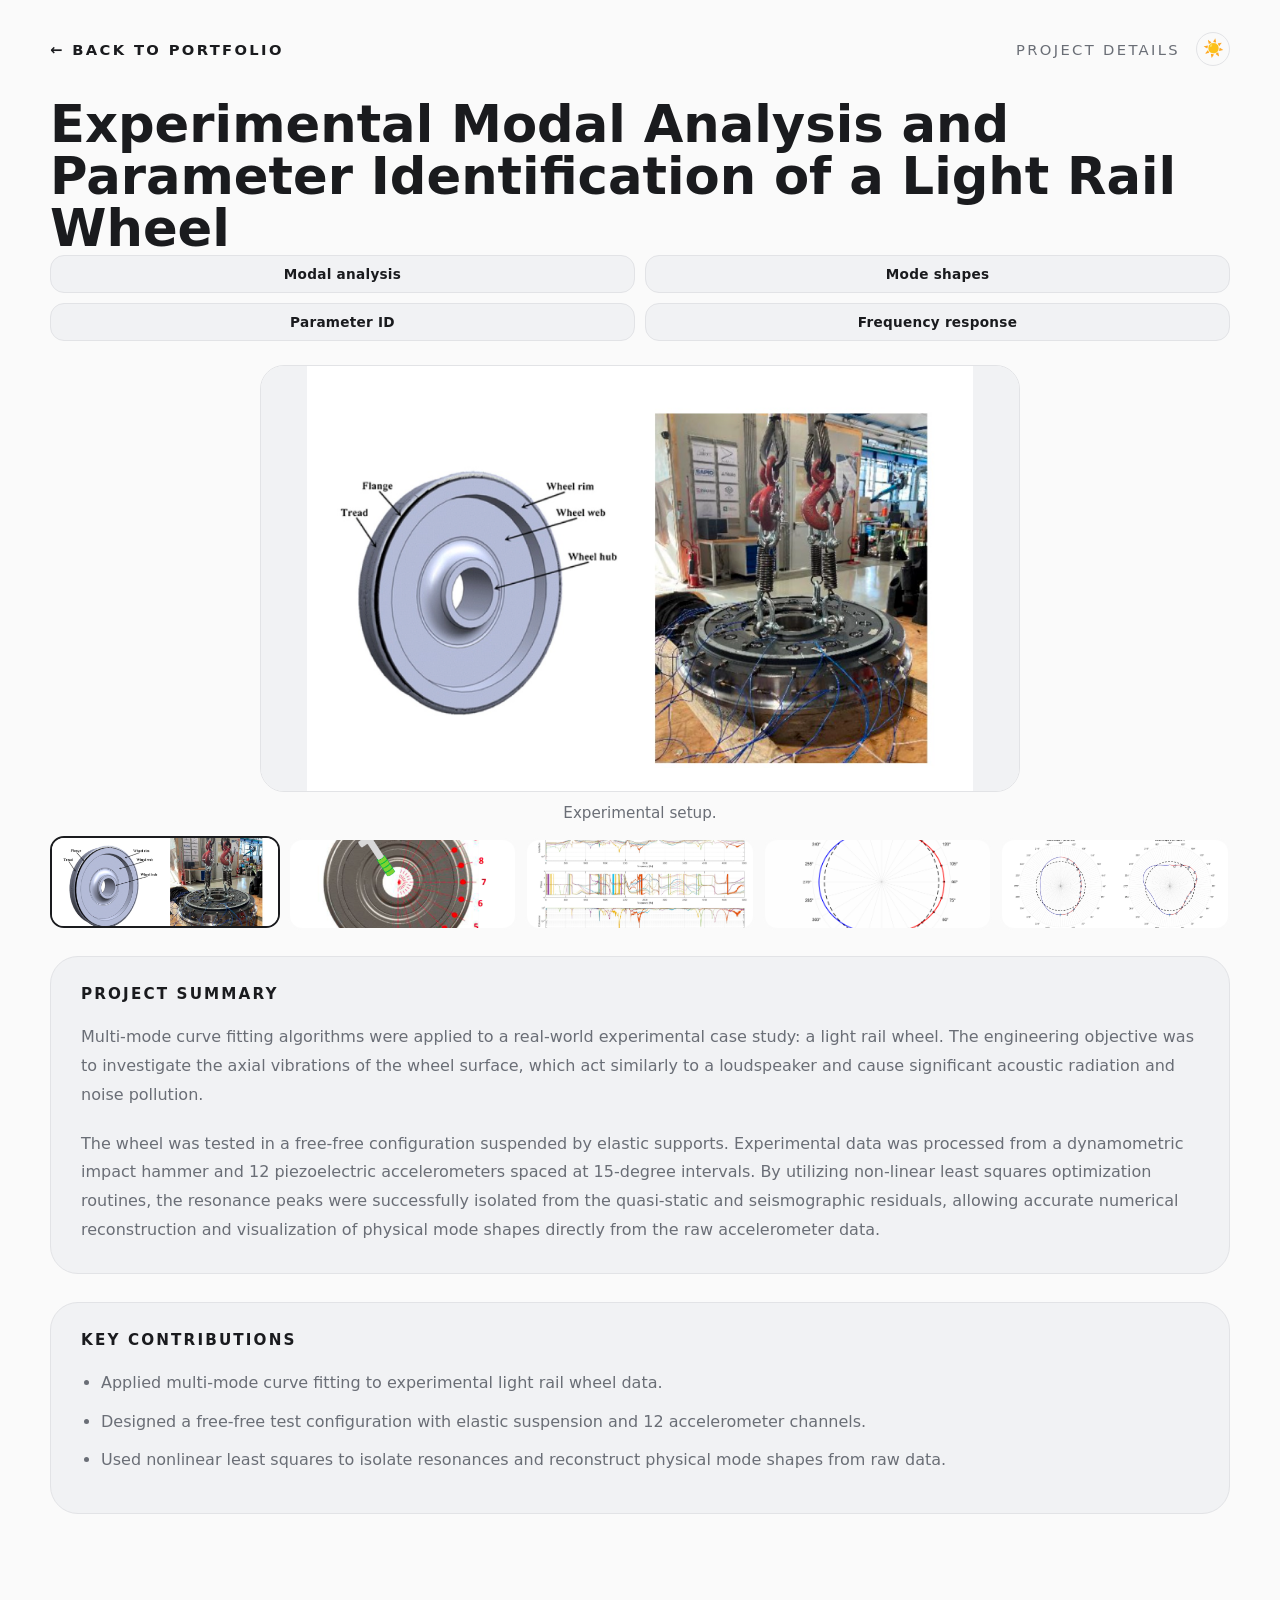
<file: experimental-modal-analysis.html>
<!DOCTYPE html>
<html lang="en">
<head>
<script>
  // Follow the theme chosen on the main page (falls back to system preference)
  (function () {
    var stored = localStorage.getItem('theme');
    var dark = stored ? stored === 'dark' : window.matchMedia('(prefers-color-scheme: dark)').matches;
    if (dark) document.documentElement.setAttribute('data-theme', 'dark');
  })();
</script>

  <meta charset="UTF-8" />
  <meta name="viewport" content="width=device-width, initial-scale=1.0" />
  <title>Experimental Modal Analysis — Light Rail Wheel</title>
  <style>
    :root {
      --bg: #fafafa;
      --panel: #f1f2f4;
      --text: #1a1b1e;
      --text-dim: #6a6e76;
      --accent: #146c7a;
      --border: #e2e3e6;
    }
    html[data-theme="dark"] {
      --bg: #121316;
      --panel: #1a1c20;
      --text: #eef0f2;
      --text-dim: #9195a0;
      --accent: #4fc2cf;
      --border: #2a2c31;
    }
    :root {
      font-family: Inter, system-ui, -apple-system, BlinkMacSystemFont, 'Segoe UI', sans-serif;
      color: var(--text);
      background: var(--bg);
    }
    * {
      box-sizing: border-box;
    }
    body {
      margin: 0;
      min-height: 100vh;
      background: var(--bg);
      color: var(--text);
    }
    a {
      color: inherit;
      text-decoration: none;
    }
    .page-wrap {
      width: min(1180px, calc(100% - 32px));
      margin: 0 auto;
      padding: 32px 0 64px;
    }
    .topbar {
      display: flex;
      justify-content: space-between;
      align-items: center;
      margin-bottom: 32px;
      font-size: 0.92rem;
      letter-spacing: 0.16em;
      text-transform: uppercase;
      color: var(--text-dim);
    }
    .topbar a {
      font-weight: 700;
      color: var(--text);
    }
    .gallery-top {
      display: grid;
      gap: 16px;
      margin-bottom: 26px;
    }
    .main-image {
      width: 100%;
      max-width: 760px;
      aspect-ratio: 16 / 9;
      margin: 0 auto;
      border-radius: 24px;
      overflow: hidden;
      border: 1px solid var(--border);
      background: var(--panel);
    }
    .main-image img {
      width: 100%;
      height: 100%;
      display: block;
      object-fit: contain;
      background: var(--panel);
    }
    .thumb-strip {
      display: grid;
      grid-template-columns: repeat(auto-fit, minmax(72px, 1fr));
      gap: 8px;
    }
    .thumb {
      border-radius: 14px;
      overflow: hidden;
      cursor: pointer;
      border: 2px solid transparent;
      transition: border-color 0.2s ease, transform 0.2s ease;
      background: var(--bg);
      padding: 0;
      min-height: 88px;
    }
    .thumb.active,
    .thumb:hover {
      border-color: var(--text);
      transform: translateY(-2px);
    }
    .thumb img {
      width: 100%;
      height: 88px;
      object-fit: cover;
      display: block;
    }
    .main-caption {
      margin-top: 12px;
      font-size: 0.95rem;
      color: var(--text-dim);
      text-align: center;
      max-width: 760px;
      margin-left: auto;
      margin-right: auto;
    }
    .project-header {
      display: grid;
      gap: 18px;
      margin-top: 32px;
      margin-bottom: 24px;
    }
    .project-title {
      margin: 0;
      font-size: clamp(2.4rem, 4vw, 3.2rem);
      line-height: 1.02;
      font-weight: 900;
      max-width: 100%;
    }
    .topic-grid {
      display: grid;
      grid-template-columns: repeat(2, minmax(0, 1fr));
      gap: 10px;
      margin-top: 0;
    }
    .topic-grid {
      display: grid;
      grid-template-columns: repeat(2, minmax(0, 1fr));
      gap: 10px;
      margin-top: 0;
    }
    .topic-pill {
      display: inline-flex;
      align-items: center;
      justify-content: center;
      min-height: 38px;
      padding: 0 14px;
      border: 1px solid var(--border);
      border-radius: 14px;
      background: var(--panel);
      color: var(--text);
      font-weight: 700;
      letter-spacing: 0.02em;
      font-size: 0.85rem;
    }
    .project-block {
      display: grid;
      gap: 20px;
      padding: 28px 30px;
      border: 1px solid var(--border);
      border-radius: 28px;
      background: var(--panel);
      margin-bottom: 28px;
    }
    .project-block h2 {
      margin: 0;
      font-size: 0.95rem;
      text-transform: uppercase;
      letter-spacing: 0.14em;
      color: var(--text);
    }
    .project-block p,
    .project-block ul {
      margin: 0;
      color: var(--text-dim);
      font-size: 1rem;
      line-height: 1.8;
    }
    .project-block ul {
      padding-left: 20px;
    }
    .project-block li {
      margin-bottom: 10px;
    }
    @media (max-width: 820px) {
      .topic-grid {
        grid-template-columns: 1fr;
      }
    }
    @media (max-width: 620px) {
      .page-wrap {
        padding: 24px 16px 52px;
      }
      .project-title {
        font-size: 2.6rem;
      }
    }
      .topbar-right {
      display: flex;
      align-items: center;
      gap: 16px;
    }
    .theme-btn {
      width: 34px;
      height: 34px;
      display: inline-flex;
      align-items: center;
      justify-content: center;
      background: none;
      border: 1px solid var(--border);
      border-radius: 50%;
      font-size: 1.05rem;
      line-height: 1;
      padding: 0;
      cursor: pointer;
    }
    .theme-btn:hover { border-color: var(--accent); }
</style>
</head>
<body>
  <div class="page-wrap">
    <div class="topbar">
      <a href="index.html">← Back to portfolio</a>
      <span class="topbar-right"><span>Project details</span><button class="theme-btn" id="themeToggle" aria-label="Toggle light/dark theme"><span id="themeLabel">☀️</span></button></span>
    </div>

    <section class="project-header">
      <div>
        <h1 class="project-title">Experimental Modal Analysis and Parameter Identification of a Light Rail Wheel</h1>
        <div class="topic-grid">
          <div class="topic-pill">Modal analysis</div>
          <div class="topic-pill">Mode shapes</div>
          <div class="topic-pill">Parameter ID</div>
          <div class="topic-pill">Frequency response</div>
        </div>
      </div>
    </section>

    <section class="gallery-top">
      <div>
        <div class="main-image" id="mainImage">
          <img src="Files%20and%20projects/Experimental%20Modal%20Analysis%20and%20Parameter%20Identification%20of%20a%20Light%20Rail%20Wheel/1.%20Setup%20sperimentale.png" alt="Experimental setup.">
        </div>
        <div class="main-caption" id="mainCaption">Experimental setup.</div>
      </div>
      <div class="thumb-strip">
        <button class="thumb active" data-src="Files%20and%20projects/Experimental%20Modal%20Analysis%20and%20Parameter%20Identification%20of%20a%20Light%20Rail%20Wheel/1.%20Setup%20sperimentale.png" data-caption="Experimental setup." aria-label="Experimental setup.">
          <img src="Files%20and%20projects/Experimental%20Modal%20Analysis%20and%20Parameter%20Identification%20of%20a%20Light%20Rail%20Wheel/1.%20Setup%20sperimentale.png" alt="Experimental setup.">
        </button>
        <button class="thumb" data-src="Files%20and%20projects/Experimental%20Modal%20Analysis%20and%20Parameter%20Identification%20of%20a%20Light%20Rail%20Wheel/2.%20schema%20sensori.png" data-caption="Sensor layout schematic." aria-label="Sensor layout schematic.">
          <img src="Files%20and%20projects/Experimental%20Modal%20Analysis%20and%20Parameter%20Identification%20of%20a%20Light%20Rail%20Wheel/2.%20schema%20sensori.png" alt="Sensor layout schematic.">
        </button>
        <button class="thumb" data-src="Files%20and%20projects/Experimental%20Modal%20Analysis%20and%20Parameter%20Identification%20of%20a%20Light%20Rail%20Wheel/3.%20acquired%20data.png" data-caption="Acquired FRF data." aria-label="Acquired FRF data.">
          <img src="Files%20and%20projects/Experimental%20Modal%20Analysis%20and%20Parameter%20Identification%20of%20a%20Light%20Rail%20Wheel/3.%20acquired%20data.png" alt="Acquired FRF data.">
        </button>
        <button class="thumb" data-src="Files%20and%20projects/Experimental%20Modal%20Analysis%20and%20Parameter%20Identification%20of%20a%20Light%20Rail%20Wheel/4.%20ModeShape_Animation.gif" data-caption="Mode shape animation." aria-label="Mode shape animation.">
          <img src="Files%20and%20projects/Experimental%20Modal%20Analysis%20and%20Parameter%20Identification%20of%20a%20Light%20Rail%20Wheel/4.%20ModeShape_Animation.gif" alt="Mode shape animation.">
        </button>
        <button class="thumb" data-src="Files%20and%20projects/Experimental%20Modal%20Analysis%20and%20Parameter%20Identification%20of%20a%20Light%20Rail%20Wheel/5.%20modeshape.png" data-caption="Extracted mode shape." aria-label="Extracted mode shape.">
          <img src="Files%20and%20projects/Experimental%20Modal%20Analysis%20and%20Parameter%20Identification%20of%20a%20Light%20Rail%20Wheel/5.%20modeshape.png" alt="Extracted mode shape.">
        </button>
      </div>
    </section>
    </section>

    <main>
      <section class="project-block">
        <h2>Project summary</h2>
        <p>Multi-mode curve fitting algorithms were applied to a real-world experimental case study: a light rail wheel. The engineering objective was to investigate the axial vibrations of the wheel surface, which act similarly to a loudspeaker and cause significant acoustic radiation and noise pollution.</p>
        <p>The wheel was tested in a free-free configuration suspended by elastic supports. Experimental data was processed from a dynamometric impact hammer and 12 piezoelectric accelerometers spaced at 15-degree intervals. By utilizing non-linear least squares optimization routines, the resonance peaks were successfully isolated from the quasi-static and seismographic residuals, allowing accurate numerical reconstruction and visualization of physical mode shapes directly from the raw accelerometer data.</p>
      </section>

      <section class="project-block">
        <h2>Key contributions</h2>
        <ul>
          <li>Applied multi-mode curve fitting to experimental light rail wheel data.</li>
          <li>Designed a free-free test configuration with elastic suspension and 12 accelerometer channels.</li>
          <li>Used nonlinear least squares to isolate resonances and reconstruct physical mode shapes from raw data.</li>
        </ul>
      </section>
  
  </main>
  </div>

  <script>
    const mainImage = document.querySelector('#mainImage img');
    const mainCaption = document.querySelector('#mainCaption');
    document.querySelectorAll('.thumb').forEach((thumb) => {
      thumb.addEventListener('click', () => {
        document.querySelectorAll('.thumb').forEach((item) => item.classList.remove('active'));
        thumb.classList.add('active');
        mainImage.src = thumb.dataset.src;
        mainCaption.textContent = thumb.dataset.caption || '';
      });
    });
  </script>
<script>
  (function () {
    var root = document.documentElement;
    var label = document.getElementById('themeLabel');
    function sync() {
      label.textContent = root.getAttribute('data-theme') === 'dark' ? '🌙' : '☀️';
    }
    sync();
    document.getElementById('themeToggle').addEventListener('click', function () {
      var next = root.getAttribute('data-theme') === 'dark' ? 'light' : 'dark';
      if (next === 'dark') root.setAttribute('data-theme', 'dark');
      else root.removeAttribute('data-theme');
      localStorage.setItem('theme', next);
      sync();
    });
  })();
</script>
</body>
</html>
</file>
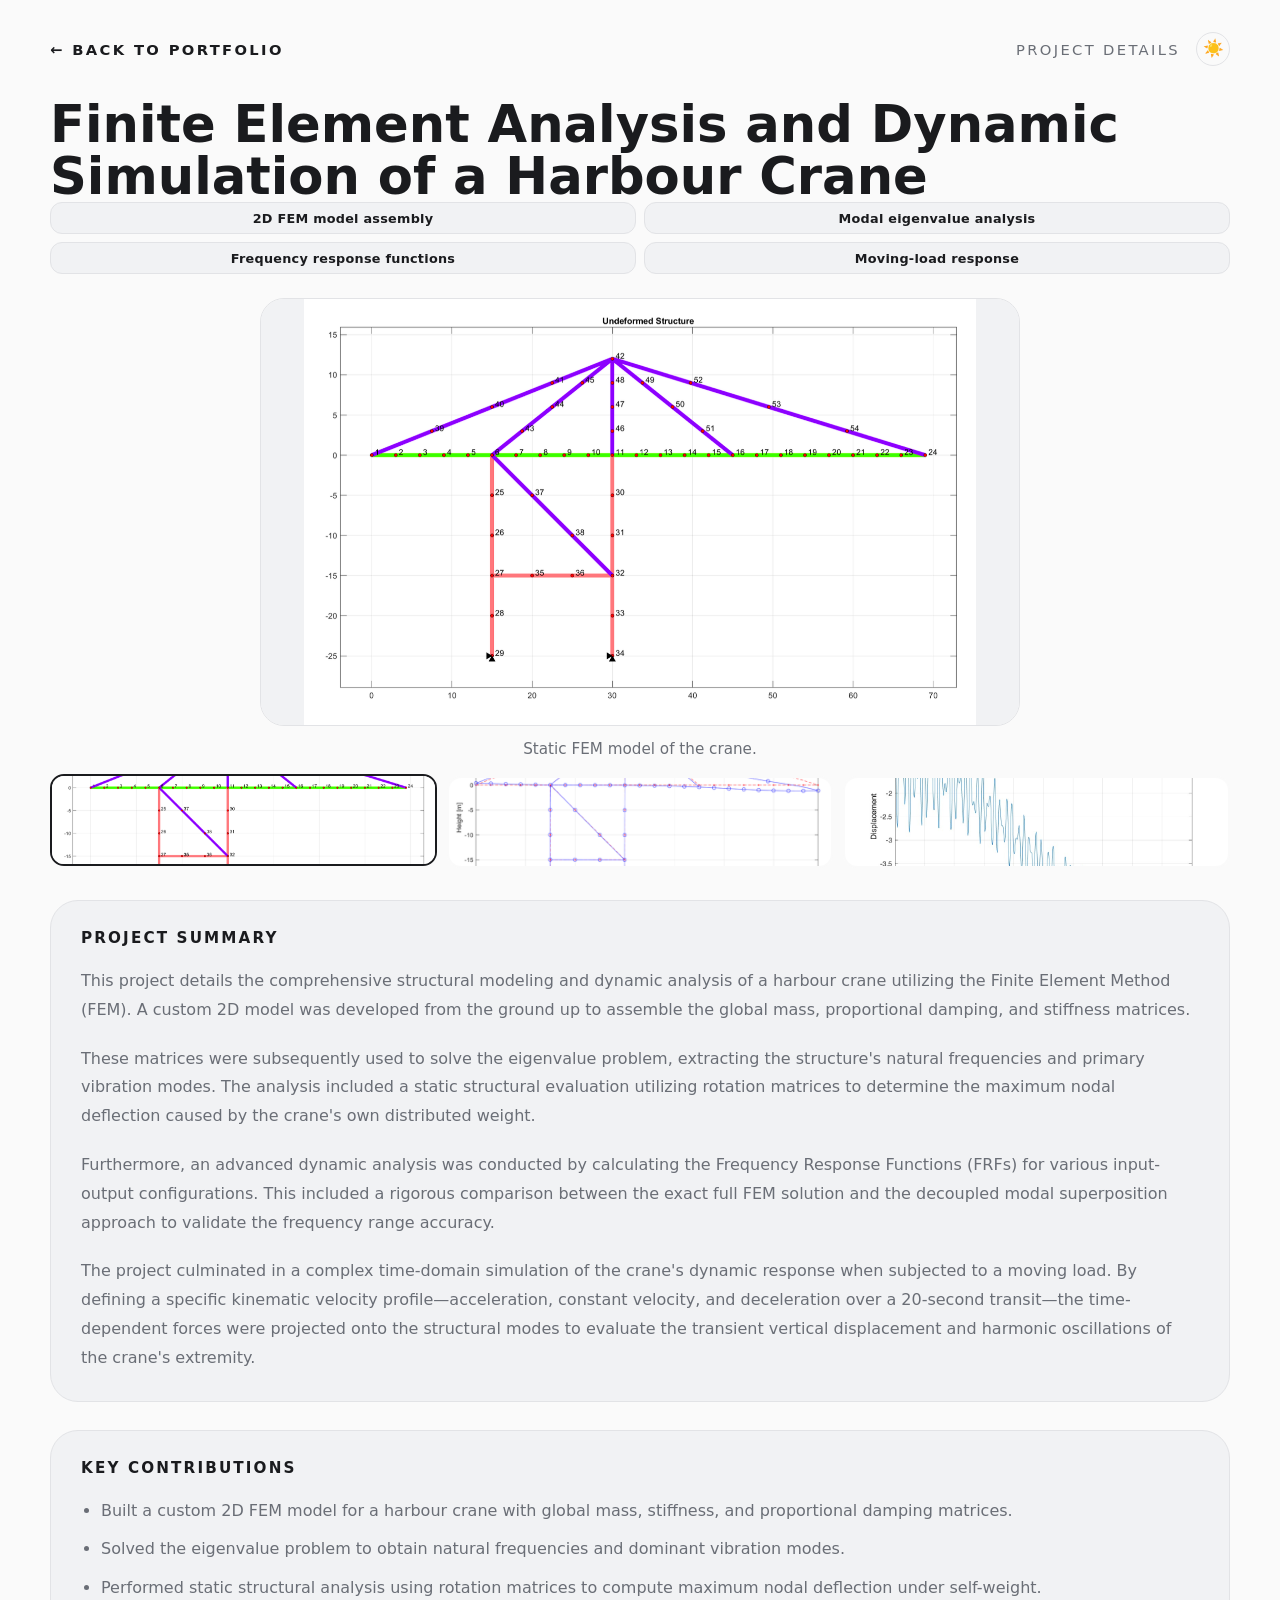
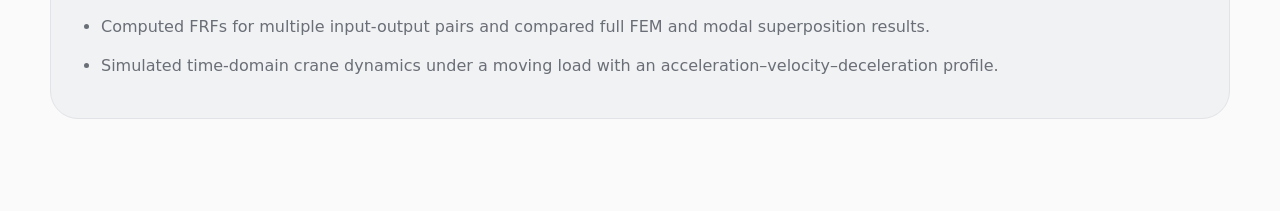
<file: harbour-crane.html>
<!DOCTYPE html>
<html lang="en">
<head>
<script>
  // Follow the theme chosen on the main page (falls back to system preference)
  (function () {
    var stored = localStorage.getItem('theme');
    var dark = stored ? stored === 'dark' : window.matchMedia('(prefers-color-scheme: dark)').matches;
    if (dark) document.documentElement.setAttribute('data-theme', 'dark');
  })();
</script>

  <meta charset="UTF-8" />
  <meta name="viewport" content="width=device-width, initial-scale=1.0" />
  <title>Finite Element Analysis and Dynamic Simulation of a Harbour Crane</title>
  <style>
    :root {
      --bg: #fafafa;
      --panel: #f1f2f4;
      --text: #1a1b1e;
      --text-dim: #6a6e76;
      --accent: #146c7a;
      --border: #e2e3e6;
    }
    html[data-theme="dark"] {
      --bg: #121316;
      --panel: #1a1c20;
      --text: #eef0f2;
      --text-dim: #9195a0;
      --accent: #4fc2cf;
      --border: #2a2c31;
    }
    :root {
      font-family: Inter, system-ui, -apple-system, BlinkMacSystemFont, 'Segoe UI', sans-serif;
      color: var(--text);
      background: var(--bg);
    }
    * { box-sizing: border-box; }
    body {
      margin: 0;
      min-height: 100vh;
      background: var(--bg);
      color: var(--text);
    }
    a { color: inherit; text-decoration: none; }
    .page-wrap {
      width: min(1180px, calc(100% - 32px));
      margin: 0 auto;
      padding: 32px 0 64px;
    }
    .topbar {
      display: flex;
      justify-content: space-between;
      align-items: center;
      margin-bottom: 32px;
      font-size: 0.92rem;
      letter-spacing: 0.16em;
      text-transform: uppercase;
      color: var(--text-dim);
    }
    .topbar a { font-weight: 700; color: var(--text); }
    .gallery-top {
      display: grid;
      gap: 18px;
      margin-bottom: 32px;
    }
    .main-image {
      width: 100%;
      max-width: 760px;
      aspect-ratio: 16 / 9;
      margin: 0 auto;
      border-radius: 24px;
      overflow: hidden;
      border: 1px solid var(--border);
      background: var(--panel);
    }
    .main-image img {
      width: 100%;
      height: 100%;
      display: block;
      object-fit: contain;
      background: var(--panel);
    }
    .main-caption {
      margin-top: 14px;
      font-size: 0.95rem;
      color: var(--text-dim);
      text-align: center;
      max-width: 760px;
      margin-left: auto;
      margin-right: auto;
    }
    .thumb-strip {
      display: grid;
      grid-template-columns: repeat(auto-fit, minmax(72px, 1fr));
      gap: 10px;
    }
    .thumb {
      border-radius: 14px;
      overflow: hidden;
      cursor: pointer;
      border: 2px solid transparent;
      transition: border-color 0.2s ease, transform 0.2s ease;
      background: var(--bg);
      padding: 0;
      min-height: 88px;
    }
    .thumb.active,
    .thumb:hover {
      border-color: var(--text);
      transform: translateY(-2px);
    }
    .thumb img {
      width: 100%;
      height: 88px;
      object-fit: cover;
      display: block;
    }
    .project-header {
      display: grid;
      gap: 18px;
      margin-bottom: 24px;
      margin-top: 32px;
    }
    .project-title {
      margin: 0;
      font-size: clamp(2.4rem, 4vw, 3.2rem);
      line-height: 1.02;
      font-weight: 900;
    }
    .topic-grid {
      display: grid;
      grid-template-columns: repeat(2, minmax(0, 1fr));
      gap: 8px;
      margin-top: 0;
    }
    .topic-pill {
      display: inline-flex;
      align-items: center;
      justify-content: center;
      min-height: 32px;
      padding: 0 12px;
      border: 1px solid var(--border);
      border-radius: 12px;
      background: var(--panel);
      color: var(--text);
      font-weight: 700;
      letter-spacing: 0.02em;
      font-size: 0.8rem;
    }
    .project-block {
      display: grid;
      gap: 20px;
      padding: 28px 30px;
      border: 1px solid var(--border);
      border-radius: 28px;
      background: var(--panel);
      margin-bottom: 28px;
    }
    .project-block h2 {
      margin: 0;
      font-size: 0.95rem;
      text-transform: uppercase;
      letter-spacing: 0.14em;
      color: var(--text);
    }
    .project-block p,
    .project-block ul { margin: 0; color: var(--text-dim); font-size: 1rem; line-height: 1.8; }
    .project-block ul { padding-left: 20px; }
    .project-block li { margin-bottom: 10px; }
    @media (max-width: 820px) {
      .topic-grid { grid-template-columns: 1fr; }
    }
    @media (max-width: 620px) {
      .page-wrap { padding: 24px 16px 52px; }
      .project-title { font-size: 2.6rem; }
    }
      .topbar-right {
      display: flex;
      align-items: center;
      gap: 16px;
    }
    .theme-btn {
      width: 34px;
      height: 34px;
      display: inline-flex;
      align-items: center;
      justify-content: center;
      background: none;
      border: 1px solid var(--border);
      border-radius: 50%;
      font-size: 1.05rem;
      line-height: 1;
      padding: 0;
      cursor: pointer;
    }
    .theme-btn:hover { border-color: var(--accent); }
</style>
</head>
<body>
  <div class="page-wrap">
    <div class="topbar">
      <a href="index.html">← Back to portfolio</a>
      <span class="topbar-right"><span>Project details</span><button class="theme-btn" id="themeToggle" aria-label="Toggle light/dark theme"><span id="themeLabel">☀️</span></button></span>
    </div>

    <section class="project-header">
      <div>
        <h1 class="project-title">Finite Element Analysis and Dynamic Simulation of a Harbour Crane</h1>
        <div class="topic-grid">
          <div class="topic-pill">2D FEM model assembly</div>
          <div class="topic-pill">Modal eigenvalue analysis</div>
          <div class="topic-pill">Frequency response functions</div>
          <div class="topic-pill">Moving-load response</div>
        </div>
      </div>
    </section>

    <section class="gallery-top">
      <div>
        <div class="main-image" id="mainImage">
          <img src="Files%20and%20projects/Finite%20Element%20Analysis%20and%20Dynamic%20Simulation%20of%20a%20Harbour%20Crane/1.png" alt="Static FEM model of the crane.">
        </div>
        <div class="main-caption" id="mainCaption">Static FEM model of the crane.</div>
      </div>
      <div class="thumb-strip">
        <button class="thumb active" data-src="Files%20and%20projects/Finite%20Element%20Analysis%20and%20Dynamic%20Simulation%20of%20a%20Harbour%20Crane/1.png" data-caption="Static FEM model of the crane." aria-label="Static FEM model of the crane.">
          <img src="Files%20and%20projects/Finite%20Element%20Analysis%20and%20Dynamic%20Simulation%20of%20a%20Harbour%20Crane/1.png" alt="Static FEM model of the crane.">
        </button>
        <button class="thumb" data-src="Files%20and%20projects/Finite%20Element%20Analysis%20and%20Dynamic%20Simulation%20of%20a%20Harbour%20Crane/2.png" data-caption="FRF comparison and dynamic response plots." aria-label="FRF comparison and dynamic response plots.">
          <img src="Files%20and%20projects/Finite%20Element%20Analysis%20and%20Dynamic%20Simulation%20of%20a%20Harbour%20Crane/2.png" alt="FRF comparison and dynamic response plots.">
        </button>
        <button class="thumb" data-src="Files%20and%20projects/Finite%20Element%20Analysis%20and%20Dynamic%20Simulation%20of%20a%20Harbour%20Crane/3.jpg" data-caption="Moving load simulation on the crane structure." aria-label="Moving load simulation on the crane structure.">
          <img src="Files%20and%20projects/Finite%20Element%20Analysis%20and%20Dynamic%20Simulation%20of%20a%20Harbour%20Crane/3.jpg" alt="Moving load simulation on the crane structure.">
        </button>
      </div>
    </section>

    <main>
      <section class="project-block">
        <h2>Project summary</h2>
        <p>This project details the comprehensive structural modeling and dynamic analysis of a harbour crane utilizing the Finite Element Method (FEM). A custom 2D model was developed from the ground up to assemble the global mass, proportional damping, and stiffness matrices.</p>
        <p>These matrices were subsequently used to solve the eigenvalue problem, extracting the structure's natural frequencies and primary vibration modes. The analysis included a static structural evaluation utilizing rotation matrices to determine the maximum nodal deflection caused by the crane's own distributed weight.</p>
        <p>Furthermore, an advanced dynamic analysis was conducted by calculating the Frequency Response Functions (FRFs) for various input-output configurations. This included a rigorous comparison between the exact full FEM solution and the decoupled modal superposition approach to validate the frequency range accuracy.</p>
        <p>The project culminated in a complex time-domain simulation of the crane's dynamic response when subjected to a moving load. By defining a specific kinematic velocity profile—acceleration, constant velocity, and deceleration over a 20-second transit—the time-dependent forces were projected onto the structural modes to evaluate the transient vertical displacement and harmonic oscillations of the crane's extremity.</p>
      </section>

      <section class="project-block">
        <h2>Key contributions</h2>
        <ul>
          <li>Built a custom 2D FEM model for a harbour crane with global mass, stiffness, and proportional damping matrices.</li>
          <li>Solved the eigenvalue problem to obtain natural frequencies and dominant vibration modes.</li>
          <li>Performed static structural analysis using rotation matrices to compute maximum nodal deflection under self-weight.</li>
          <li>Computed FRFs for multiple input-output pairs and compared full FEM and modal superposition results.</li>
          <li>Simulated time-domain crane dynamics under a moving load with an acceleration–velocity–deceleration profile.</li>
        </ul>
      </section>
  
  </main>
  </div>

  <script>
    const mainImage = document.querySelector('#mainImage img');
    const mainCaption = document.querySelector('#mainCaption');
    document.querySelectorAll('.thumb').forEach((thumb) => {
      thumb.addEventListener('click', () => {
        document.querySelectorAll('.thumb').forEach((item) => item.classList.remove('active'));
        thumb.classList.add('active');
        mainImage.src = thumb.dataset.src;
        mainCaption.textContent = thumb.dataset.caption || '';
      });
    });
  </script>
<script>
  (function () {
    var root = document.documentElement;
    var label = document.getElementById('themeLabel');
    function sync() {
      label.textContent = root.getAttribute('data-theme') === 'dark' ? '🌙' : '☀️';
    }
    sync();
    document.getElementById('themeToggle').addEventListener('click', function () {
      var next = root.getAttribute('data-theme') === 'dark' ? 'light' : 'dark';
      if (next === 'dark') root.setAttribute('data-theme', 'dark');
      else root.removeAttribute('data-theme');
      localStorage.setItem('theme', next);
      sync();
    });
  })();
</script>
</body>
</html>
</file>
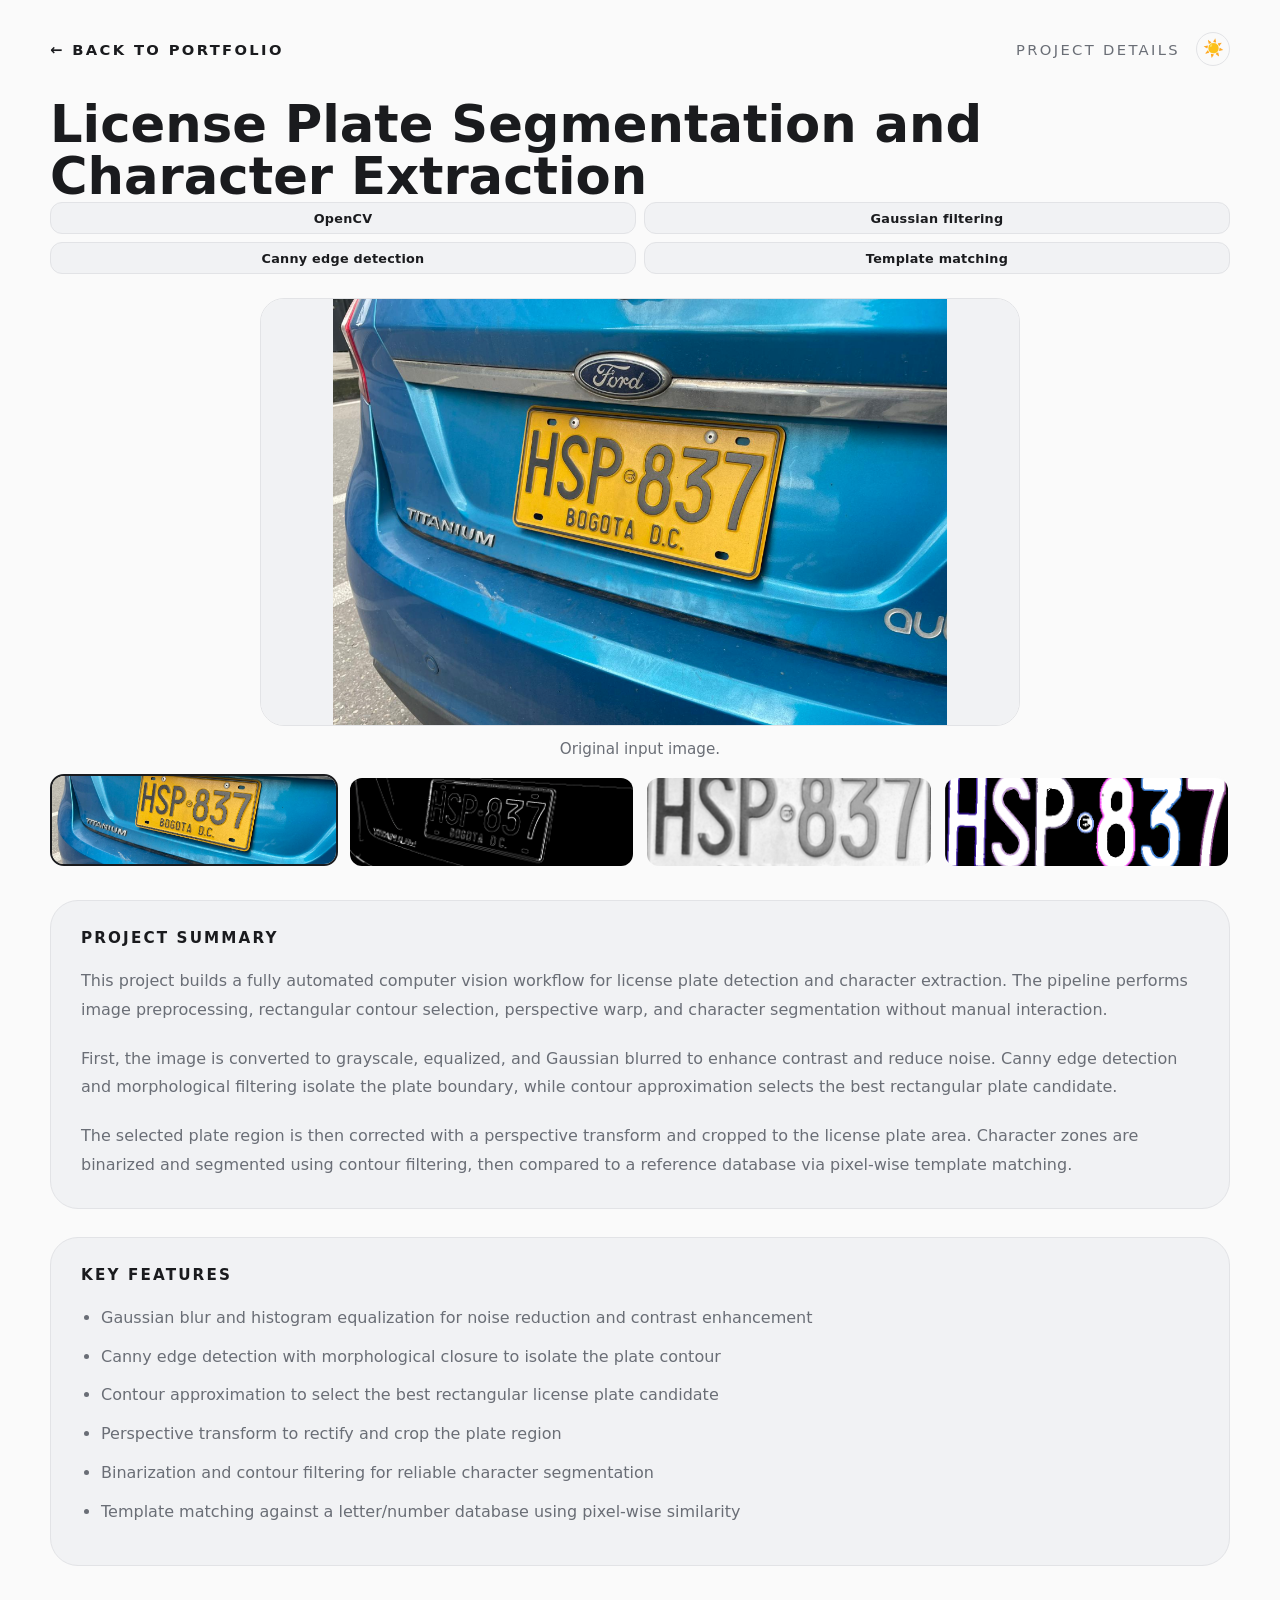
<file: license-plate-segmentation.html>
<!DOCTYPE html>
<html lang="en">
<head>
<script>
  // Follow the theme chosen on the main page (falls back to system preference)
  (function () {
    var stored = localStorage.getItem('theme');
    var dark = stored ? stored === 'dark' : window.matchMedia('(prefers-color-scheme: dark)').matches;
    if (dark) document.documentElement.setAttribute('data-theme', 'dark');
  })();
</script>

  <meta charset="UTF-8" />
  <meta name="viewport" content="width=device-width, initial-scale=1.0" />
  <title>License Plate Segmentation and Character Extraction</title>
  <style>
    :root {
      --bg: #fafafa;
      --panel: #f1f2f4;
      --text: #1a1b1e;
      --text-dim: #6a6e76;
      --accent: #146c7a;
      --border: #e2e3e6;
    }
    html[data-theme="dark"] {
      --bg: #121316;
      --panel: #1a1c20;
      --text: #eef0f2;
      --text-dim: #9195a0;
      --accent: #4fc2cf;
      --border: #2a2c31;
    }
    :root {
      font-family: Inter, system-ui, -apple-system, BlinkMacSystemFont, 'Segoe UI', sans-serif;
      color: var(--text);
      background: var(--bg);
    }
    * { box-sizing: border-box; }
    body {
      margin: 0;
      min-height: 100vh;
      background: var(--bg);
      color: var(--text);
    }
    a { color: inherit; text-decoration: none; }
    .page-wrap {
      width: min(1180px, calc(100% - 32px));
      margin: 0 auto;
      padding: 32px 0 64px;
    }
    .topbar {
      display: flex;
      justify-content: space-between;
      align-items: center;
      margin-bottom: 32px;
      font-size: 0.92rem;
      letter-spacing: 0.16em;
      text-transform: uppercase;
      color: var(--text-dim);
    }
    .topbar a { font-weight: 700; color: var(--text); }
    .project-header {
      display: grid;
      gap: 18px;
      margin-bottom: 24px;
    }
    .project-title {
      margin: 0;
      font-size: clamp(2.4rem, 4vw, 3.2rem);
      line-height: 1.02;
      font-weight: 900;
    }
    .topic-grid {
      display: grid;
      grid-template-columns: repeat(2, minmax(0, 1fr));
      gap: 8px;
      margin-top: 0;
    }
    .topic-pill {
      display: inline-flex;
      align-items: center;
      justify-content: center;
      min-height: 32px;
      padding: 0 12px;
      border: 1px solid var(--border);
      border-radius: 12px;
      background: var(--panel);
      color: var(--text);
      font-weight: 700;
      letter-spacing: 0.02em;
      font-size: 0.8rem;
    }
    .gallery-top {
      display: grid;
      gap: 18px;
      margin-bottom: 32px;
    }
    .main-image {
      width: 100%;
      max-width: 760px;
      aspect-ratio: 16 / 9;
      margin: 0 auto;
      border-radius: 24px;
      overflow: hidden;
      border: 1px solid var(--border);
      background: var(--panel);
    }
    .main-image img {
      width: 100%;
      height: 100%;
      display: block;
      object-fit: contain;
      background: var(--panel);
    }
    .thumb-strip {
      display: grid;
      grid-template-columns: repeat(auto-fit, minmax(88px, 1fr));
      gap: 10px;
    }
    .thumb {
      border-radius: 14px;
      overflow: hidden;
      cursor: pointer;
      border: 2px solid transparent;
      transition: border-color 0.2s ease, transform 0.2s ease;
      background: var(--bg);
      padding: 0;
      min-height: 88px;
    }
    .thumb.active,
    .thumb:hover {
      border-color: var(--text);
      transform: translateY(-2px);
    }
    .thumb img {
      width: 100%;
      height: 88px;
      object-fit: cover;
      display: block;
    }
    .main-caption {
      margin-top: 14px;
      font-size: 0.95rem;
      color: var(--text-dim);
      text-align: center;
      max-width: 760px;
      margin-left: auto;
      margin-right: auto;
    }
    .project-block {
      display: grid;
      gap: 20px;
      padding: 28px 30px;
      border: 1px solid var(--border);
      border-radius: 28px;
      background: var(--panel);
      margin-bottom: 28px;
    }
    .project-block h2 {
      margin: 0;
      font-size: 0.95rem;
      text-transform: uppercase;
      letter-spacing: 0.14em;
      color: var(--text);
    }
    .project-block p,
    .project-block ul { margin: 0; color: var(--text-dim); font-size: 1rem; line-height: 1.8; }
    .project-block ul { padding-left: 20px; }
    .project-block li { margin-bottom: 10px; }
    @media (max-width: 820px) {
      .topic-grid { grid-template-columns: 1fr; }
    }
    @media (max-width: 620px) {
      .page-wrap { padding: 24px 16px 52px; }
      .project-title { font-size: 2.6rem; }
    }
      .topbar-right {
      display: flex;
      align-items: center;
      gap: 16px;
    }
    .theme-btn {
      width: 34px;
      height: 34px;
      display: inline-flex;
      align-items: center;
      justify-content: center;
      background: none;
      border: 1px solid var(--border);
      border-radius: 50%;
      font-size: 1.05rem;
      line-height: 1;
      padding: 0;
      cursor: pointer;
    }
    .theme-btn:hover { border-color: var(--accent); }
</style>
</head>
<body>
  <div class="page-wrap">
    <div class="topbar">
      <a href="index.html">← Back to portfolio</a>
      <span class="topbar-right"><span>Project details</span><button class="theme-btn" id="themeToggle" aria-label="Toggle light/dark theme"><span id="themeLabel">☀️</span></button></span>
    </div>

    <section class="project-header">
      <div>
        <h1 class="project-title">License Plate Segmentation and Character Extraction</h1>
        <div class="topic-grid">
          <div class="topic-pill">OpenCV</div>
          <div class="topic-pill">Gaussian filtering</div>
          <div class="topic-pill">Canny edge detection</div>
          <div class="topic-pill">Template matching</div>
        </div>
      </div>
    </section>

    <section class="gallery-top">
      <div>
        <div class="main-image" id="mainImage">
          <img src="Files%20and%20projects/License%20Plate%20Segmentation%20and%20Character%20Extraction/1%20foto%20originale.png" alt="Original input image.">
        </div>
        <div class="main-caption" id="mainCaption">Original input image.</div>
      </div>
      <div class="thumb-strip">
        <button class="thumb active" data-src="Files%20and%20projects/License%20Plate%20Segmentation%20and%20Character%20Extraction/1%20foto%20originale.png" data-caption="Original input image." aria-label="Original input image.">
          <img src="Files%20and%20projects/License%20Plate%20Segmentation%20and%20Character%20Extraction/1%20foto%20originale.png" alt="Original input image.">
        </button>
        <button class="thumb" data-src="Files%20and%20projects/License%20Plate%20Segmentation%20and%20Character%20Extraction/2%20canny%20e%20operazioni%20chiusura%20apertura.png" data-caption="Canny edge detection with closing and opening operations." aria-label="Canny edge detection with closing and opening operations.">
          <img src="Files%20and%20projects/License%20Plate%20Segmentation%20and%20Character%20Extraction/2%20canny%20e%20operazioni%20chiusura%20apertura.png" alt="Canny edge detection with closing and opening operations.">
        </button>
        <button class="thumb" data-src="Files%20and%20projects/License%20Plate%20Segmentation%20and%20Character%20Extraction/3%20taglio%20e%20cambio%20prospettiva.png" data-caption="Perspective correction and cropped plate region." aria-label="Perspective correction and cropped plate region.">
          <img src="Files%20and%20projects/License%20Plate%20Segmentation%20and%20Character%20Extraction/3%20taglio%20e%20cambio%20prospettiva.png" alt="Perspective correction and cropped plate region.">
        </button>
        <button class="thumb" data-src="Files%20and%20projects/License%20Plate%20Segmentation%20and%20Character%20Extraction/4%20contorni.png" data-caption="Detected character contours." aria-label="Detected character contours.">
          <img src="Files%20and%20projects/License%20Plate%20Segmentation%20and%20Character%20Extraction/4%20contorni.png" alt="Detected character contours.">
        </button>
      </div>
    </section>

    <section class="project-block">
      <h2>Project summary</h2>
      <p>This project builds a fully automated computer vision workflow for license plate detection and character extraction. The pipeline performs image preprocessing, rectangular contour selection, perspective warp, and character segmentation without manual interaction.</p>
      <p>First, the image is converted to grayscale, equalized, and Gaussian blurred to enhance contrast and reduce noise. Canny edge detection and morphological filtering isolate the plate boundary, while contour approximation selects the best rectangular plate candidate.</p>
      <p>The selected plate region is then corrected with a perspective transform and cropped to the license plate area. Character zones are binarized and segmented using contour filtering, then compared to a reference database via pixel-wise template matching.</p>
    </section>

    <section class="project-block">
      <h2>Key features</h2>
      <ul>
        <li>Gaussian blur and histogram equalization for noise reduction and contrast enhancement</li>
        <li>Canny edge detection with morphological closure to isolate the plate contour</li>
        <li>Contour approximation to select the best rectangular license plate candidate</li>
        <li>Perspective transform to rectify and crop the plate region</li>
        <li>Binarization and contour filtering for reliable character segmentation</li>
        <li>Template matching against a letter/number database using pixel-wise similarity</li>
      </ul>
    </section>

  </div>
  <script>
    const mainImage = document.querySelector('#mainImage img');
    const mainCaption = document.querySelector('#mainCaption');
    document.querySelectorAll('.thumb').forEach((thumb) => {
      thumb.addEventListener('click', () => {
        document.querySelectorAll('.thumb').forEach((item) => item.classList.remove('active'));
        thumb.classList.add('active');
        mainImage.src = thumb.dataset.src;
        mainCaption.textContent = thumb.dataset.caption || '';
      });
    });
  </script>
<script>
  (function () {
    var root = document.documentElement;
    var label = document.getElementById('themeLabel');
    function sync() {
      label.textContent = root.getAttribute('data-theme') === 'dark' ? '🌙' : '☀️';
    }
    sync();
    document.getElementById('themeToggle').addEventListener('click', function () {
      var next = root.getAttribute('data-theme') === 'dark' ? 'light' : 'dark';
      if (next === 'dark') root.setAttribute('data-theme', 'dark');
      else root.removeAttribute('data-theme');
      localStorage.setItem('theme', next);
      sync();
    });
  })();
</script>
</body>
</html>
</file>
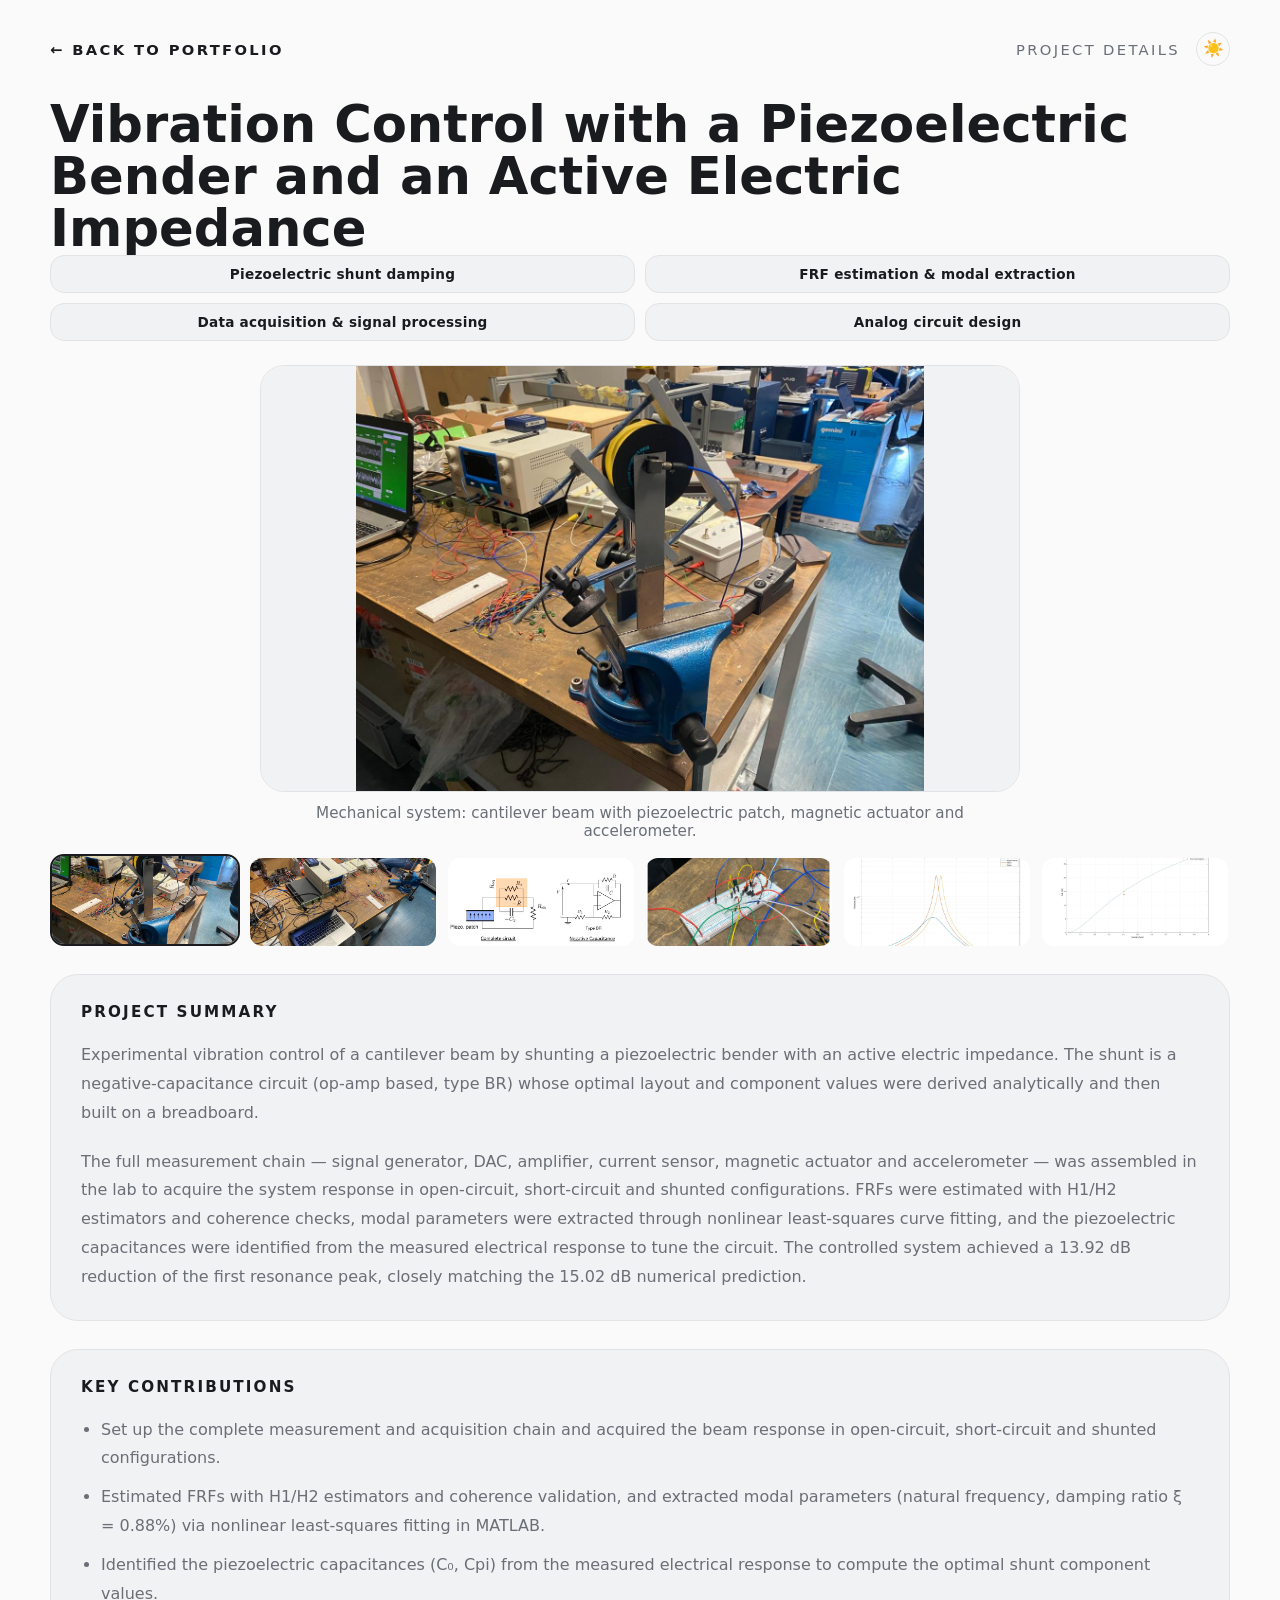
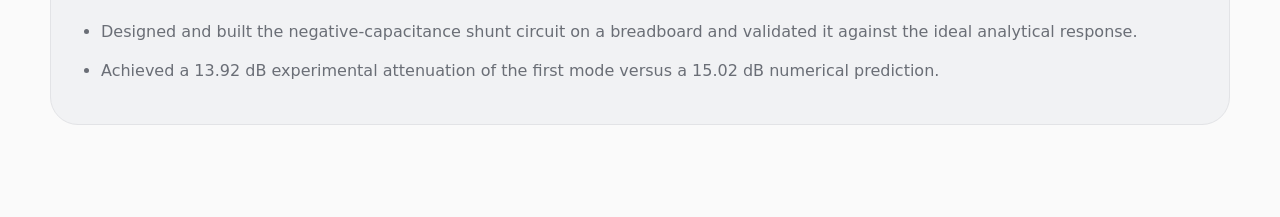
<file: piezoelectric-vibration-control.html>
<!DOCTYPE html>
<html lang="en">
<head>
<script>
  // Follow the theme chosen on the main page (falls back to system preference)
  (function () {
    var stored = localStorage.getItem('theme');
    var dark = stored ? stored === 'dark' : window.matchMedia('(prefers-color-scheme: dark)').matches;
    if (dark) document.documentElement.setAttribute('data-theme', 'dark');
  })();
</script>

  <meta charset="UTF-8" />
  <meta name="viewport" content="width=device-width, initial-scale=1.0" />
  <title>Vibration Control with a Piezoelectric Bender</title>
  <style>
    :root {
      --bg: #fafafa;
      --panel: #f1f2f4;
      --text: #1a1b1e;
      --text-dim: #6a6e76;
      --accent: #146c7a;
      --border: #e2e3e6;
    }
    html[data-theme="dark"] {
      --bg: #121316;
      --panel: #1a1c20;
      --text: #eef0f2;
      --text-dim: #9195a0;
      --accent: #4fc2cf;
      --border: #2a2c31;
    }
    :root {
      font-family: Inter, system-ui, -apple-system, BlinkMacSystemFont, 'Segoe UI', sans-serif;
      color: var(--text);
      background: var(--bg);
    }
    * {
      box-sizing: border-box;
    }
    body {
      margin: 0;
      min-height: 100vh;
      background: var(--bg);
      color: var(--text);
    }
    a {
      color: inherit;
      text-decoration: none;
    }
    .page-wrap {
      width: min(1180px, calc(100% - 32px));
      margin: 0 auto;
      padding: 32px 0 64px;
    }
    .topbar {
      display: flex;
      justify-content: space-between;
      align-items: center;
      margin-bottom: 32px;
      font-size: 0.92rem;
      letter-spacing: 0.16em;
      text-transform: uppercase;
      color: var(--text-dim);
    }
    .topbar a {
      font-weight: 700;
      color: var(--text);
    }
    .gallery-top {
      display: grid;
      gap: 16px;
      margin-bottom: 26px;
    }
    .main-image {
      width: 100%;
      max-width: 760px;
      aspect-ratio: 16 / 9;
      margin: 0 auto;
      border-radius: 24px;
      overflow: hidden;
      border: 1px solid var(--border);
      background: var(--panel);
    }
    .main-image img {
      width: 100%;
      height: 100%;
      display: block;
      object-fit: contain;
      background: var(--panel);
    }
    .thumb-strip {
      display: grid;
      grid-template-columns: repeat(auto-fit, minmax(72px, 1fr));
      gap: 8px;
    }
    .thumb {
      border-radius: 14px;
      overflow: hidden;
      cursor: pointer;
      border: 2px solid transparent;
      transition: border-color 0.2s ease, transform 0.2s ease;
      background: var(--bg);
      padding: 0;
      min-height: 88px;
    }
    .thumb.active,
    .thumb:hover {
      border-color: var(--text);
      transform: translateY(-2px);
    }
    .thumb img {
      width: 100%;
      height: 88px;
      object-fit: cover;
      display: block;
    }
    .main-caption {
      margin-top: 12px;
      font-size: 0.95rem;
      color: var(--text-dim);
      text-align: center;
      max-width: 760px;
      margin-left: auto;
      margin-right: auto;
    }
    .project-header {
      display: grid;
      gap: 18px;
      margin-top: 32px;
      margin-bottom: 24px;
    }
    .project-title {
      margin: 0;
      font-size: clamp(2.4rem, 4vw, 3.2rem);
      line-height: 1.02;
      font-weight: 900;
      max-width: 100%;
    }
    .topic-grid {
      display: grid;
      grid-template-columns: repeat(2, minmax(0, 1fr));
      gap: 10px;
      margin-top: 0;
    }
    .topic-pill {
      display: inline-flex;
      align-items: center;
      justify-content: center;
      min-height: 38px;
      padding: 0 14px;
      border: 1px solid var(--border);
      border-radius: 14px;
      background: var(--panel);
      color: var(--text);
      font-weight: 700;
      letter-spacing: 0.02em;
      font-size: 0.85rem;
    }
    .project-block {
      display: grid;
      gap: 20px;
      padding: 28px 30px;
      border: 1px solid var(--border);
      border-radius: 28px;
      background: var(--panel);
      margin-bottom: 28px;
    }
    .project-block h2 {
      margin: 0;
      font-size: 0.95rem;
      text-transform: uppercase;
      letter-spacing: 0.14em;
      color: var(--text);
    }
    .project-block p,
    .project-block ul {
      margin: 0;
      color: var(--text-dim);
      font-size: 1rem;
      line-height: 1.8;
    }
    .project-block ul {
      padding-left: 20px;
    }
    .project-block li {
      margin-bottom: 10px;
    }
    @media (max-width: 820px) {
      .topic-grid {
        grid-template-columns: 1fr;
      }
    }
    @media (max-width: 620px) {
      .page-wrap {
        padding: 24px 16px 52px;
      }
      .project-title {
        font-size: 2.6rem;
      }
    }
      .topbar-right {
      display: flex;
      align-items: center;
      gap: 16px;
    }
    .theme-btn {
      width: 34px;
      height: 34px;
      display: inline-flex;
      align-items: center;
      justify-content: center;
      background: none;
      border: 1px solid var(--border);
      border-radius: 50%;
      font-size: 1.05rem;
      line-height: 1;
      padding: 0;
      cursor: pointer;
    }
    .theme-btn:hover { border-color: var(--accent); }
</style>
</head>
<body>
  <div class="page-wrap">
    <div class="topbar">
      <a href="index.html">← Back to portfolio</a>
      <span class="topbar-right"><span>Project details</span><button class="theme-btn" id="themeToggle" aria-label="Toggle light/dark theme"><span id="themeLabel">☀️</span></button></span>
    </div>

    <section class="project-header">
      <div>
        <h1 class="project-title">Vibration Control with a Piezoelectric Bender and an Active Electric Impedance</h1>
        <div class="topic-grid">
          <div class="topic-pill">Piezoelectric shunt damping</div>
          <div class="topic-pill">FRF estimation &amp; modal extraction</div>
          <div class="topic-pill">Data acquisition &amp; signal processing</div>
          <div class="topic-pill">Analog circuit design</div>
        </div>
      </div>
    </section>

    <section class="gallery-top">
      <div>
        <div class="main-image" id="mainImage">
          <img src="Files%20and%20projects/Vibration%20Control%20with%20a%20Piezoelectric%20Bender%20and%20an%20Active%20Electric%20Impedance/anteprima/2-mechanical-system.jpg" alt="Mechanical system: cantilever beam with piezoelectric patch, magnetic actuator and accelerometer.">
        </div>
        <div class="main-caption" id="mainCaption">Mechanical system: cantilever beam with piezoelectric patch, magnetic actuator and accelerometer.</div>
      </div>
      <div class="thumb-strip">
        <button class="thumb active" data-src="Files%20and%20projects/Vibration%20Control%20with%20a%20Piezoelectric%20Bender%20and%20an%20Active%20Electric%20Impedance/anteprima/2-mechanical-system.jpg" data-caption="Mechanical system: cantilever beam with piezoelectric patch, magnetic actuator and accelerometer." aria-label="Mechanical system setup.">
          <img src="Files%20and%20projects/Vibration%20Control%20with%20a%20Piezoelectric%20Bender%20and%20an%20Active%20Electric%20Impedance/anteprima/2-mechanical-system.jpg" alt="Mechanical system setup.">
        </button>
        <button class="thumb" data-src="Files%20and%20projects/Vibration%20Control%20with%20a%20Piezoelectric%20Bender%20and%20an%20Active%20Electric%20Impedance/anteprima/1-measurement-chain.jpg" data-caption="Measurement chain: signal generator, DAC, amplifier, current sensor and mechanical system." aria-label="Measurement chain setup.">
          <img src="Files%20and%20projects/Vibration%20Control%20with%20a%20Piezoelectric%20Bender%20and%20an%20Active%20Electric%20Impedance/anteprima/1-measurement-chain.jpg" alt="Measurement chain setup.">
        </button>
        <button class="thumb" data-src="Files%20and%20projects/Vibration%20Control%20with%20a%20Piezoelectric%20Bender%20and%20an%20Active%20Electric%20Impedance/anteprima/4-circuit-layout.png" data-caption="Shunt impedance layout: piezoelectric patch with negative-capacitance circuit (op-amp, type BR)." aria-label="Circuit layout.">
          <img src="Files%20and%20projects/Vibration%20Control%20with%20a%20Piezoelectric%20Bender%20and%20an%20Active%20Electric%20Impedance/anteprima/4-circuit-layout.png" alt="Circuit layout.">
        </button>
        <button class="thumb" data-src="Files%20and%20projects/Vibration%20Control%20with%20a%20Piezoelectric%20Bender%20and%20an%20Active%20Electric%20Impedance/anteprima/3-breadboard-circuit.png" data-caption="Negative-capacitance shunt circuit built on a breadboard." aria-label="Breadboard circuit.">
          <img src="Files%20and%20projects/Vibration%20Control%20with%20a%20Piezoelectric%20Bender%20and%20an%20Active%20Electric%20Impedance/anteprima/3-breadboard-circuit.png" alt="Breadboard circuit.">
        </button>
        <button class="thumb" data-src="Files%20and%20projects/Vibration%20Control%20with%20a%20Piezoelectric%20Bender%20and%20an%20Active%20Electric%20Impedance/anteprima/5-vibration-control-comparison.png" data-caption="FRF comparison around the first mode: open circuit, short circuit and controlled response." aria-label="Vibration control comparison.">
          <img src="Files%20and%20projects/Vibration%20Control%20with%20a%20Piezoelectric%20Bender%20and%20an%20Active%20Electric%20Impedance/anteprima/5-vibration-control-comparison.png" alt="Vibration control comparison.">
        </button>
        <button class="thumb" data-src="Files%20and%20projects/Vibration%20Control%20with%20a%20Piezoelectric%20Bender%20and%20an%20Active%20Electric%20Impedance/anteprima/6-attenuation-performance.png" data-caption="Attenuation factor vs coupling factor: 13.92 dB experimental reduction against 15.02 dB predicted." aria-label="Attenuation performance.">
          <img src="Files%20and%20projects/Vibration%20Control%20with%20a%20Piezoelectric%20Bender%20and%20an%20Active%20Electric%20Impedance/anteprima/6-attenuation-performance.png" alt="Attenuation performance.">
        </button>
      </div>
    </section>

    <main>
      <section class="project-block">
        <h2>Project summary</h2>
        <p>Experimental vibration control of a cantilever beam by shunting a piezoelectric bender with an active electric impedance. The shunt is a negative-capacitance circuit (op-amp based, type BR) whose optimal layout and component values were derived analytically and then built on a breadboard.</p>
        <p>The full measurement chain — signal generator, DAC, amplifier, current sensor, magnetic actuator and accelerometer — was assembled in the lab to acquire the system response in open-circuit, short-circuit and shunted configurations. FRFs were estimated with H1/H2 estimators and coherence checks, modal parameters were extracted through nonlinear least-squares curve fitting, and the piezoelectric capacitances were identified from the measured electrical response to tune the circuit. The controlled system achieved a 13.92 dB reduction of the first resonance peak, closely matching the 15.02 dB numerical prediction.</p>
      </section>

      <section class="project-block">
        <h2>Key contributions</h2>
        <ul>
          <li>Set up the complete measurement and acquisition chain and acquired the beam response in open-circuit, short-circuit and shunted configurations.</li>
          <li>Estimated FRFs with H1/H2 estimators and coherence validation, and extracted modal parameters (natural frequency, damping ratio ξ = 0.88%) via nonlinear least-squares fitting in MATLAB.</li>
          <li>Identified the piezoelectric capacitances (C₀, Cpi) from the measured electrical response to compute the optimal shunt component values.</li>
          <li>Designed and built the negative-capacitance shunt circuit on a breadboard and validated it against the ideal analytical response.</li>
          <li>Achieved a 13.92 dB experimental attenuation of the first mode versus a 15.02 dB numerical prediction.</li>
        </ul>
      </section>

  </main>
  </div>

  <script>
    const mainImage = document.querySelector('#mainImage img');
    const mainCaption = document.querySelector('#mainCaption');
    document.querySelectorAll('.thumb').forEach((thumb) => {
      thumb.addEventListener('click', () => {
        document.querySelectorAll('.thumb').forEach((item) => item.classList.remove('active'));
        thumb.classList.add('active');
        mainImage.src = thumb.dataset.src;
        mainCaption.textContent = thumb.dataset.caption || '';
      });
    });
  </script>
<script>
  (function () {
    var root = document.documentElement;
    var label = document.getElementById('themeLabel');
    function sync() {
      label.textContent = root.getAttribute('data-theme') === 'dark' ? '🌙' : '☀️';
    }
    sync();
    document.getElementById('themeToggle').addEventListener('click', function () {
      var next = root.getAttribute('data-theme') === 'dark' ? 'light' : 'dark';
      if (next === 'dark') root.setAttribute('data-theme', 'dark');
      else root.removeAttribute('data-theme');
      localStorage.setItem('theme', next);
      sync();
    });
  })();
</script>
</body>
</html>
</file>
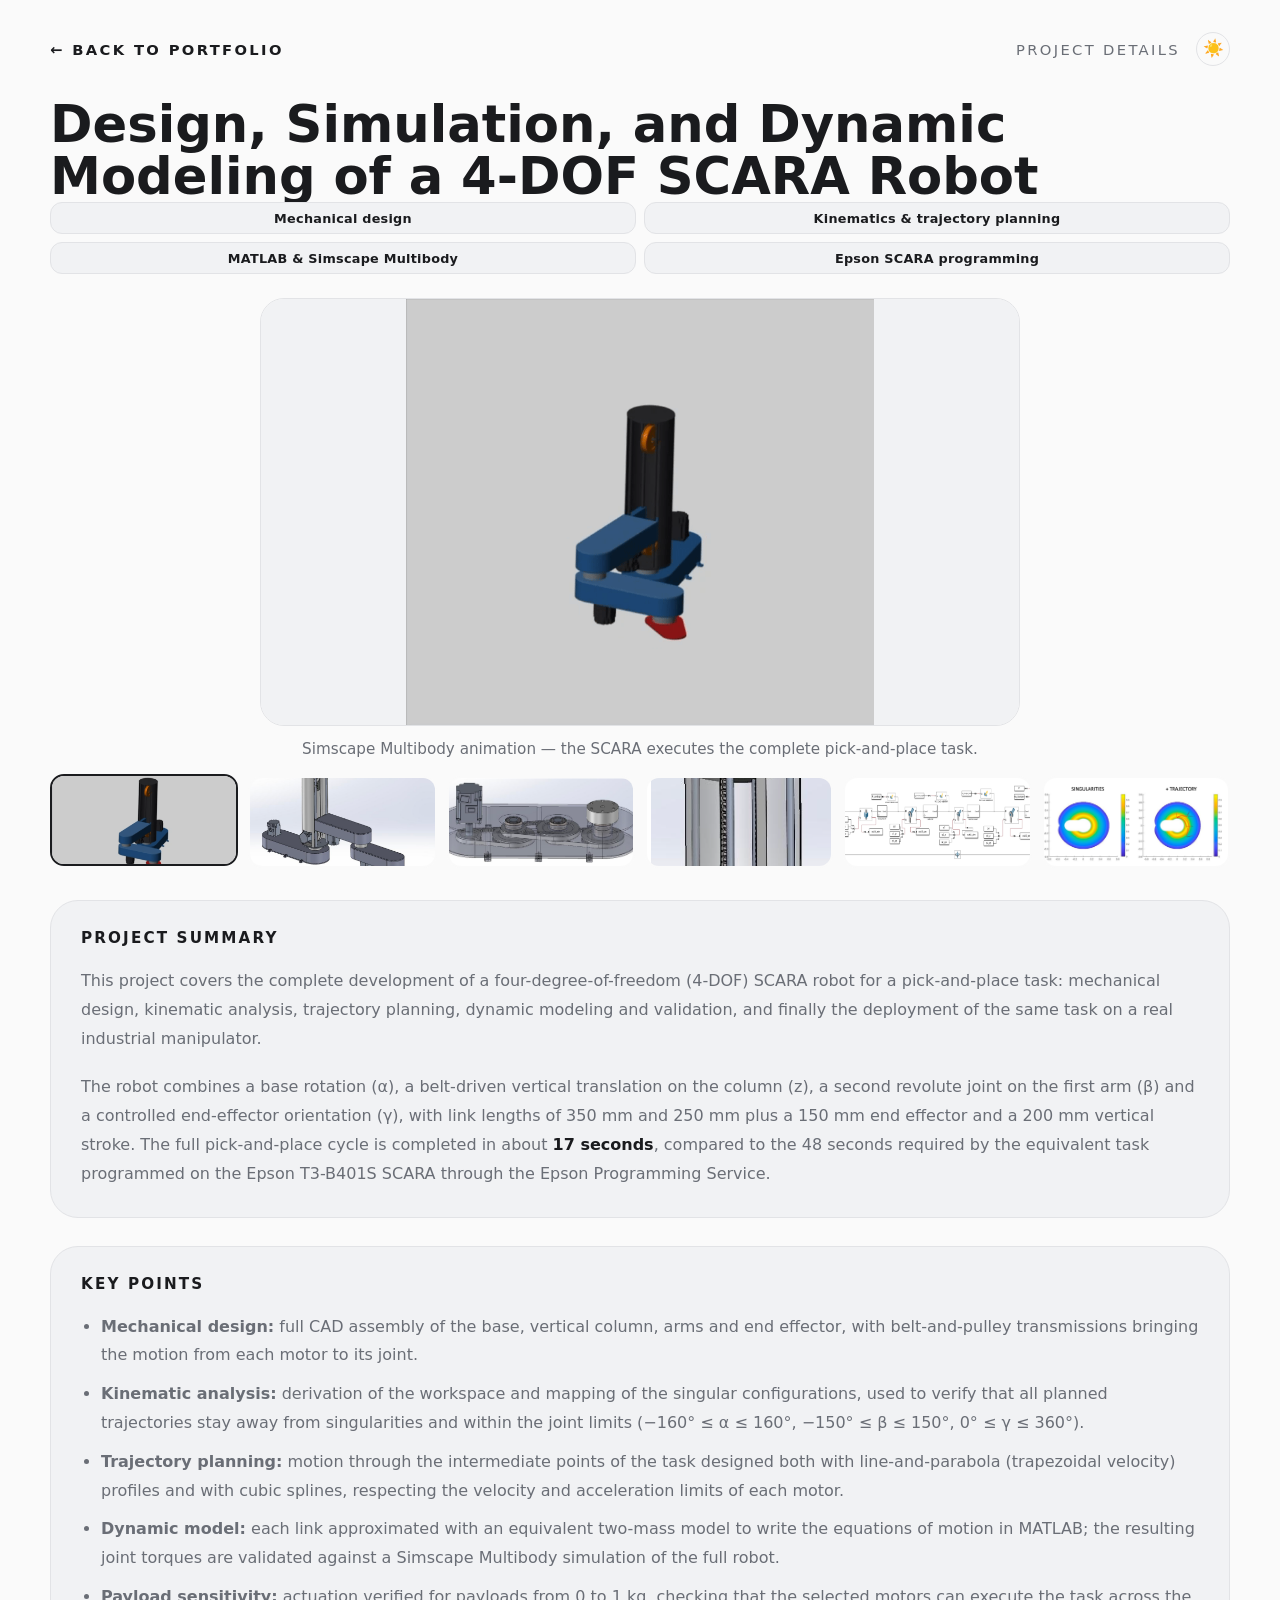
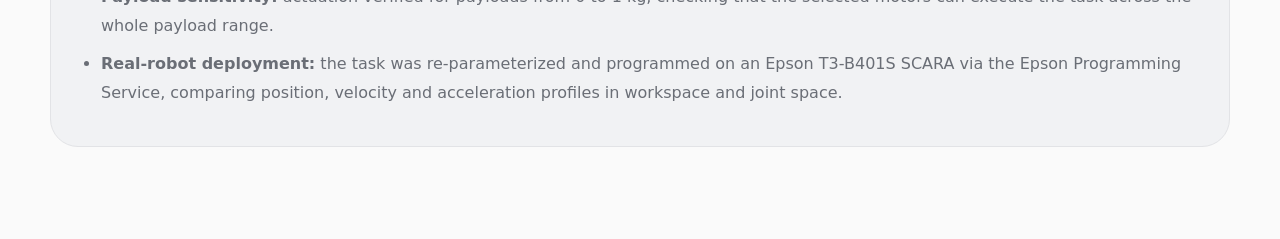
<file: scara-robot.html>
<!DOCTYPE html>
<html lang="en">
<head>
<script>
  // Follow the theme chosen on the main page (falls back to system preference)
  (function () {
    var stored = localStorage.getItem('theme');
    var dark = stored ? stored === 'dark' : window.matchMedia('(prefers-color-scheme: dark)').matches;
    if (dark) document.documentElement.setAttribute('data-theme', 'dark');
  })();
</script>

  <meta charset="UTF-8" />
  <meta name="viewport" content="width=device-width, initial-scale=1.0" />
  <title>Design, Simulation, and Dynamic Modeling of a 4-DOF SCARA Robot</title>
  <style>
    :root {
      --bg: #fafafa;
      --panel: #f1f2f4;
      --text: #1a1b1e;
      --text-dim: #6a6e76;
      --accent: #146c7a;
      --border: #e2e3e6;
    }
    html[data-theme="dark"] {
      --bg: #121316;
      --panel: #1a1c20;
      --text: #eef0f2;
      --text-dim: #9195a0;
      --accent: #4fc2cf;
      --border: #2a2c31;
    }
    :root {
      font-family: Inter, system-ui, -apple-system, BlinkMacSystemFont, 'Segoe UI', sans-serif;
      color: var(--text);
      background: var(--bg);
    }
    * { box-sizing: border-box; }
    body {
      margin: 0;
      min-height: 100vh;
      background: var(--bg);
      color: var(--text);
    }
    a { color: inherit; text-decoration: none; }
    .page-wrap {
      width: min(1180px, calc(100% - 32px));
      margin: 0 auto;
      padding: 32px 0 64px;
    }
    .topbar {
      display: flex;
      justify-content: space-between;
      align-items: center;
      margin-bottom: 32px;
      font-size: 0.92rem;
      letter-spacing: 0.16em;
      text-transform: uppercase;
      color: var(--text-dim);
    }
    .topbar a { font-weight: 700; color: var(--text); }
    .gallery-top {
      display: grid;
      gap: 18px;
      margin-bottom: 32px;
    }
    .main-image {
      width: 100%;
      max-width: 760px;
      aspect-ratio: 16 / 9;
      margin: 0 auto;
      border-radius: 24px;
      overflow: hidden;
      border: 1px solid var(--border);
      background: var(--panel);
    }
    .main-image img {
      width: 100%;
      height: 100%;
      display: block;
      object-fit: contain;
      background: var(--panel);
    }
    .main-caption {
      margin-top: 14px;
      font-size: 0.95rem;
      color: var(--text-dim);
      text-align: center;
      max-width: 760px;
      margin-left: auto;
      margin-right: auto;
    }
    .thumb-strip {
      display: grid;
      grid-template-columns: repeat(auto-fit, minmax(72px, 1fr));
      gap: 10px;
    }
    .thumb {
      border-radius: 14px;
      overflow: hidden;
      cursor: pointer;
      border: 2px solid transparent;
      transition: border-color 0.2s ease, transform 0.2s ease;
      background: var(--bg);
      padding: 0;
      min-height: 88px;
    }
    .thumb.active,
    .thumb:hover {
      border-color: var(--text);
      transform: translateY(-2px);
    }
    .thumb img {
      width: 100%;
      height: 88px;
      object-fit: cover;
      display: block;
    }
    .project-header {
      display: grid;
      gap: 18px;
      margin-bottom: 24px;
      margin-top: 32px;
    }
    .project-title {
      margin: 0;
      font-size: clamp(2.4rem, 4vw, 3.2rem);
      line-height: 1.02;
      font-weight: 900;
    }
    .topic-grid {
      display: grid;
      grid-template-columns: repeat(2, minmax(0, 1fr));
      gap: 8px;
      margin-top: 0;
    }
    .topic-pill {
      display: inline-flex;
      align-items: center;
      justify-content: center;
      min-height: 32px;
      padding: 0 12px;
      border: 1px solid var(--border);
      border-radius: 12px;
      background: var(--panel);
      color: var(--text);
      font-weight: 700;
      letter-spacing: 0.02em;
      font-size: 0.8rem;
    }
    .project-block {
      display: grid;
      gap: 20px;
      padding: 28px 30px;
      border: 1px solid var(--border);
      border-radius: 28px;
      background: var(--panel);
      margin-bottom: 28px;
    }
    .project-block h2 {
      margin: 0;
      font-size: 0.95rem;
      text-transform: uppercase;
      letter-spacing: 0.14em;
      color: var(--text);
    }
    .project-block p,
    .project-block ul { margin: 0; color: var(--text-dim); font-size: 1rem; line-height: 1.8; }
    .project-block ul { padding-left: 20px; }
    .project-block li { margin-bottom: 10px; }
    .project-block p strong { color: var(--text); }
    .demo-grid {
      display: grid;
      grid-template-columns: repeat(auto-fit, minmax(240px, 1fr));
      gap: 18px;
    }
    .demo-grid figure {
      margin: 0;
      display: grid;
      gap: 10px;
    }
    .demo-grid img {
      width: 100%;
      border-radius: 18px;
      border: 1px solid var(--border);
      background: var(--bg);
      display: block;
    }
    .demo-grid figcaption {
      font-size: 0.9rem;
      color: var(--text-dim);
      text-align: center;
    }
    @media (max-width: 820px) {
      .topic-grid { grid-template-columns: 1fr; }
      .demo-grid { grid-template-columns: 1fr; }
    }
    @media (max-width: 620px) {
      .page-wrap { padding: 24px 16px 52px; }
      .project-title { font-size: 2.6rem; }
    }
      .topbar-right {
      display: flex;
      align-items: center;
      gap: 16px;
    }
    .theme-btn {
      width: 34px;
      height: 34px;
      display: inline-flex;
      align-items: center;
      justify-content: center;
      background: none;
      border: 1px solid var(--border);
      border-radius: 50%;
      font-size: 1.05rem;
      line-height: 1;
      padding: 0;
      cursor: pointer;
    }
    .theme-btn:hover { border-color: var(--accent); }
</style>
</head>
<body>
  <div class="page-wrap">
    <div class="topbar">
      <a href="index.html">← Back to portfolio</a>
      <span class="topbar-right"><span>Project details</span><button class="theme-btn" id="themeToggle" aria-label="Toggle light/dark theme"><span id="themeLabel">☀️</span></button></span>
    </div>

    <section class="project-header">
      <div>
        <h1 class="project-title">Design, Simulation, and Dynamic Modeling of a 4-DOF SCARA Robot</h1>
        <div class="topic-grid">
          <div class="topic-pill">Mechanical design</div>
          <div class="topic-pill">Kinematics &amp; trajectory planning</div>
          <div class="topic-pill">MATLAB &amp; Simscape Multibody</div>
          <div class="topic-pill">Epson SCARA programming</div>
        </div>
      </div>
    </section>

    <section class="gallery-top">
      <div>
        <div class="main-image" id="mainImage">
          <img src="Files%20and%20projects/Design,%20Simulation,%20and%20Dynamic%20Modeling%20of%20a%204-DOF%20SCARA%20Robot/registrazione_veloce.gif" alt="Simscape Multibody animation of the SCARA executing the complete pick-and-place task.">
        </div>
        <div class="main-caption" id="mainCaption">Simscape Multibody animation — the SCARA executes the complete pick-and-place task.</div>
      </div>
      <div class="thumb-strip">
        <button class="thumb active" data-src="Files%20and%20projects/Design,%20Simulation,%20and%20Dynamic%20Modeling%20of%20a%204-DOF%20SCARA%20Robot/registrazione_veloce.gif" data-caption="Simscape Multibody animation — the SCARA executes the complete pick-and-place task." aria-label="Simscape Multibody animation — the SCARA executes the complete pick-and-place task.">
          <img src="Files%20and%20projects/Design,%20Simulation,%20and%20Dynamic%20Modeling%20of%20a%204-DOF%20SCARA%20Robot/registrazione_veloce.gif" alt="Simscape Multibody animation — the SCARA executes the complete pick-and-place task.">
        </button>
        <button class="thumb" data-src="Files%20and%20projects/Design,%20Simulation,%20and%20Dynamic%20Modeling%20of%20a%204-DOF%20SCARA%20Robot/Screenshot%202026-07-13%20at%2012.31.03%E2%80%AFPM.png" data-caption="Complete CAD assembly of the 4-DOF SCARA: vertical column, two arms and end effector." aria-label="Complete CAD assembly of the 4-DOF SCARA: vertical column, two arms and end effector.">
          <img src="Files%20and%20projects/Design,%20Simulation,%20and%20Dynamic%20Modeling%20of%20a%204-DOF%20SCARA%20Robot/Screenshot%202026-07-13%20at%2012.31.03%E2%80%AFPM.png" alt="Complete CAD assembly of the 4-DOF SCARA: vertical column, two arms and end effector.">
        </button>
        <button class="thumb" data-src="Files%20and%20projects/Design,%20Simulation,%20and%20Dynamic%20Modeling%20of%20a%204-DOF%20SCARA%20Robot/Screenshot%202026-07-13%20at%2012.34.22%E2%80%AFPM.png" data-caption="Belt-and-pulley transmission inside the arm, from the motor to the joint." aria-label="Belt-and-pulley transmission inside the arm, from the motor to the joint.">
          <img src="Files%20and%20projects/Design,%20Simulation,%20and%20Dynamic%20Modeling%20of%20a%204-DOF%20SCARA%20Robot/Screenshot%202026-07-13%20at%2012.34.22%E2%80%AFPM.png" alt="Belt-and-pulley transmission inside the arm, from the motor to the joint.">
        </button>
        <button class="thumb" data-src="Files%20and%20projects/Design,%20Simulation,%20and%20Dynamic%20Modeling%20of%20a%204-DOF%20SCARA%20Robot/Screenshot%202026-07-13%20at%2012.34.35%E2%80%AFPM.png" data-caption="Vertical column: belt-driven prismatic axis providing the z translation." aria-label="Vertical column: belt-driven prismatic axis providing the z translation.">
          <img src="Files%20and%20projects/Design,%20Simulation,%20and%20Dynamic%20Modeling%20of%20a%204-DOF%20SCARA%20Robot/Screenshot%202026-07-13%20at%2012.34.35%E2%80%AFPM.png" alt="Vertical column: belt-driven prismatic axis providing the z translation.">
        </button>
        <button class="thumb" data-src="Files%20and%20projects/Design,%20Simulation,%20and%20Dynamic%20Modeling%20of%20a%204-DOF%20SCARA%20Robot/Screenshot%202026-07-13%20at%2012.35.08%E2%80%AFPM.png" data-caption="Simscape Multibody model of the robot used to validate the analytical dynamic model." aria-label="Simscape Multibody model of the robot used to validate the analytical dynamic model.">
          <img src="Files%20and%20projects/Design,%20Simulation,%20and%20Dynamic%20Modeling%20of%20a%204-DOF%20SCARA%20Robot/Screenshot%202026-07-13%20at%2012.35.08%E2%80%AFPM.png" alt="Simscape Multibody model of the robot used to validate the analytical dynamic model.">
        </button>
        <button class="thumb" data-src="Files%20and%20projects/Design,%20Simulation,%20and%20Dynamic%20Modeling%20of%20a%204-DOF%20SCARA%20Robot/Screenshot%202026-07-13%20at%2012.35.30%E2%80%AFPM.png" data-caption="Singularity map of the workspace and planned trajectories kept away from singular regions." aria-label="Singularity map of the workspace and planned trajectories kept away from singular regions.">
          <img src="Files%20and%20projects/Design,%20Simulation,%20and%20Dynamic%20Modeling%20of%20a%204-DOF%20SCARA%20Robot/Screenshot%202026-07-13%20at%2012.35.30%E2%80%AFPM.png" alt="Singularity map of the workspace and planned trajectories kept away from singular regions.">
        </button>
      </div>
    </section>

    <main>
      <section class="project-block">
        <h2>Project summary</h2>
        <p>This project covers the complete development of a four-degree-of-freedom (4-DOF) SCARA robot for a pick-and-place task: mechanical design, kinematic analysis, trajectory planning, dynamic modeling and validation, and finally the deployment of the same task on a real industrial manipulator.</p>
        <p>The robot combines a base rotation (α), a belt-driven vertical translation on the column (z), a second revolute joint on the first arm (β) and a controlled end-effector orientation (γ), with link lengths of 350 mm and 250 mm plus a 150 mm end effector and a 200 mm vertical stroke. The full pick-and-place cycle is completed in about <strong>17 seconds</strong>, compared to the 48 seconds required by the equivalent task programmed on the Epson T3-B401S SCARA through the Epson Programming Service.</p>
      </section>

      <section class="project-block">
        <h2>Key points</h2>
        <ul>
          <li><strong>Mechanical design:</strong> full CAD assembly of the base, vertical column, arms and end effector, with belt-and-pulley transmissions bringing the motion from each motor to its joint.</li>
          <li><strong>Kinematic analysis:</strong> derivation of the workspace and mapping of the singular configurations, used to verify that all planned trajectories stay away from singularities and within the joint limits (−160° ≤ α ≤ 160°, −150° ≤ β ≤ 150°, 0° ≤ γ ≤ 360°).</li>
          <li><strong>Trajectory planning:</strong> motion through the intermediate points of the task designed both with line-and-parabola (trapezoidal velocity) profiles and with cubic splines, respecting the velocity and acceleration limits of each motor.</li>
          <li><strong>Dynamic model:</strong> each link approximated with an equivalent two-mass model to write the equations of motion in MATLAB; the resulting joint torques are validated against a Simscape Multibody simulation of the full robot.</li>
          <li><strong>Payload sensitivity:</strong> actuation verified for payloads from 0 to 1 kg, checking that the selected motors can execute the task across the whole payload range.</li>
          <li><strong>Real-robot deployment:</strong> the task was re-parameterized and programmed on an Epson T3-B401S SCARA via the Epson Programming Service, comparing position, velocity and acceleration profiles in workspace and joint space.</li>
        </ul>
      </section>

  </main>
  </div>

  <script>
    const mainImage = document.querySelector('#mainImage img');
    const mainCaption = document.querySelector('#mainCaption');
    document.querySelectorAll('.thumb').forEach((thumb) => {
      thumb.addEventListener('click', () => {
        document.querySelectorAll('.thumb').forEach((item) => item.classList.remove('active'));
        thumb.classList.add('active');
        mainImage.src = thumb.dataset.src;
        mainCaption.textContent = thumb.dataset.caption || '';
      });
    });
  </script>
<script>
  (function () {
    var root = document.documentElement;
    var label = document.getElementById('themeLabel');
    function sync() {
      label.textContent = root.getAttribute('data-theme') === 'dark' ? '🌙' : '☀️';
    }
    sync();
    document.getElementById('themeToggle').addEventListener('click', function () {
      var next = root.getAttribute('data-theme') === 'dark' ? 'light' : 'dark';
      if (next === 'dark') root.setAttribute('data-theme', 'dark');
      else root.removeAttribute('data-theme');
      localStorage.setItem('theme', next);
      sync();
    });
  })();
</script>
</body>
</html>
</file>
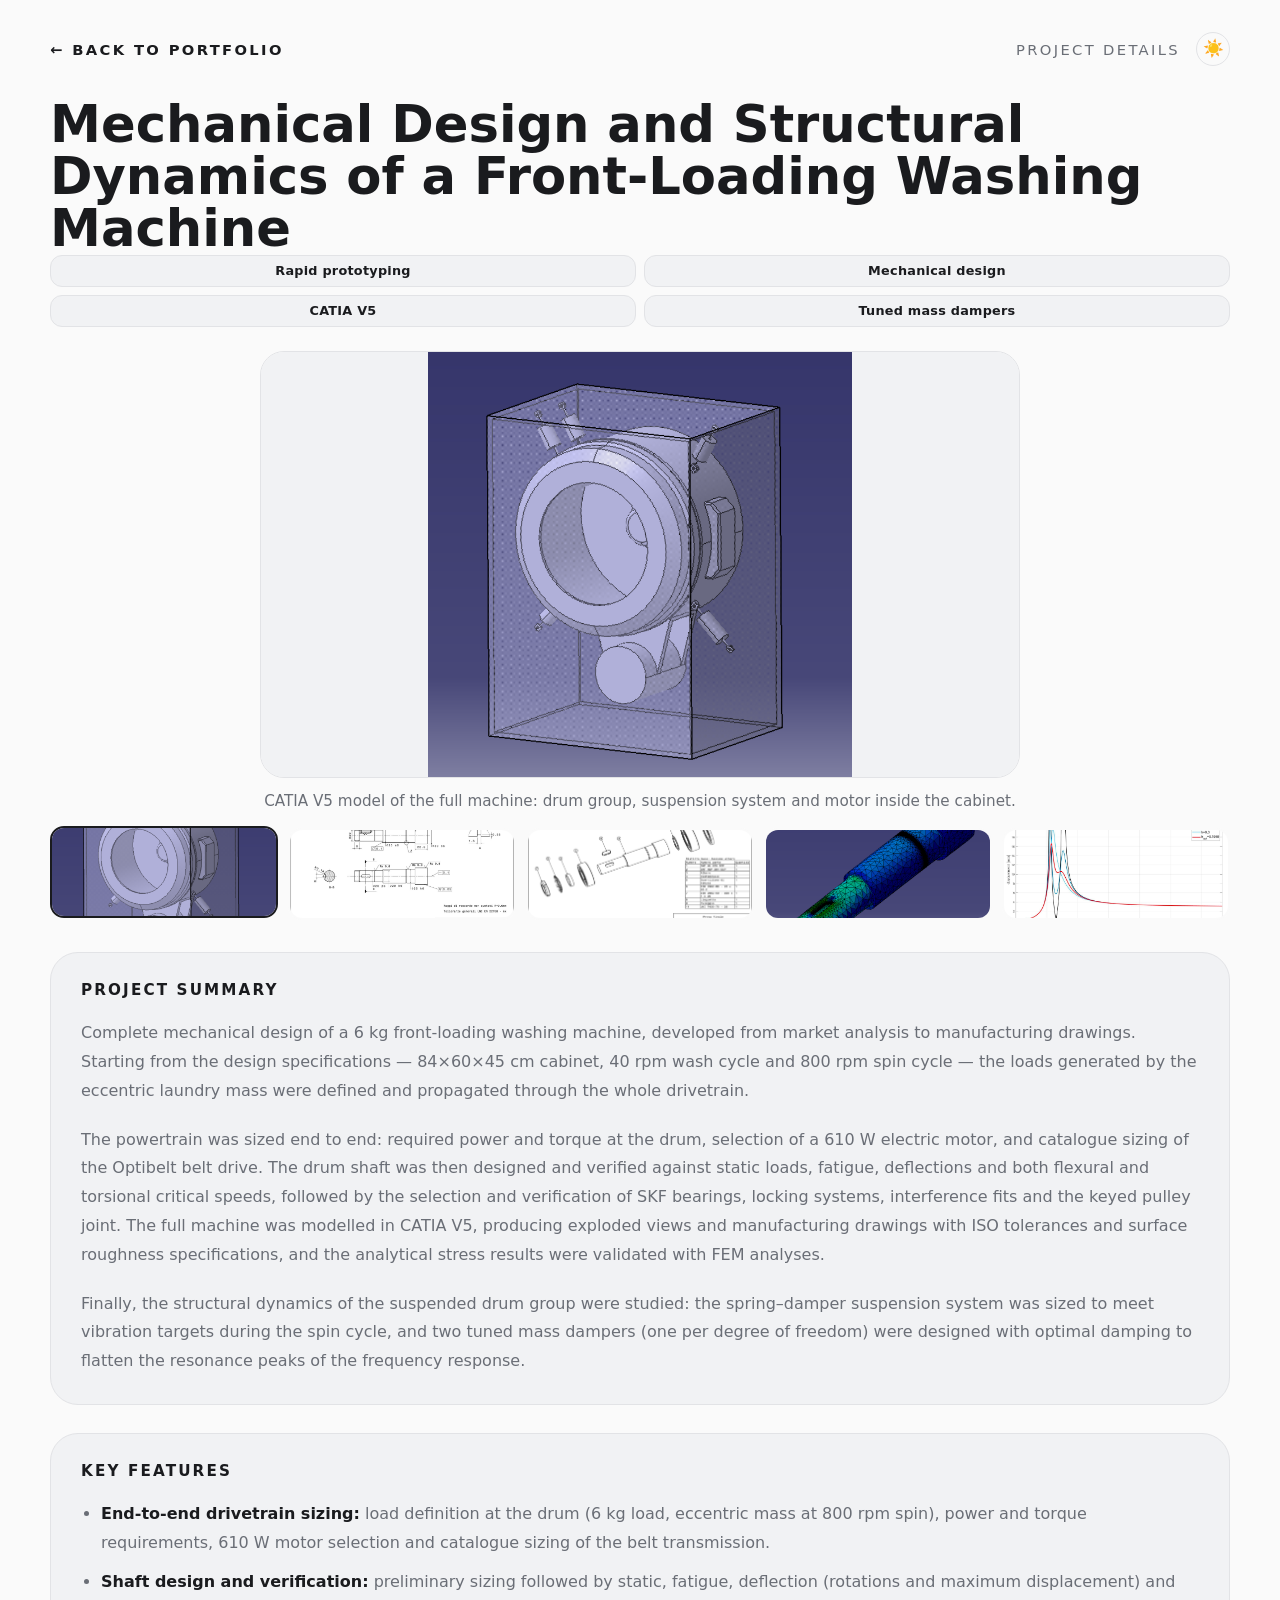
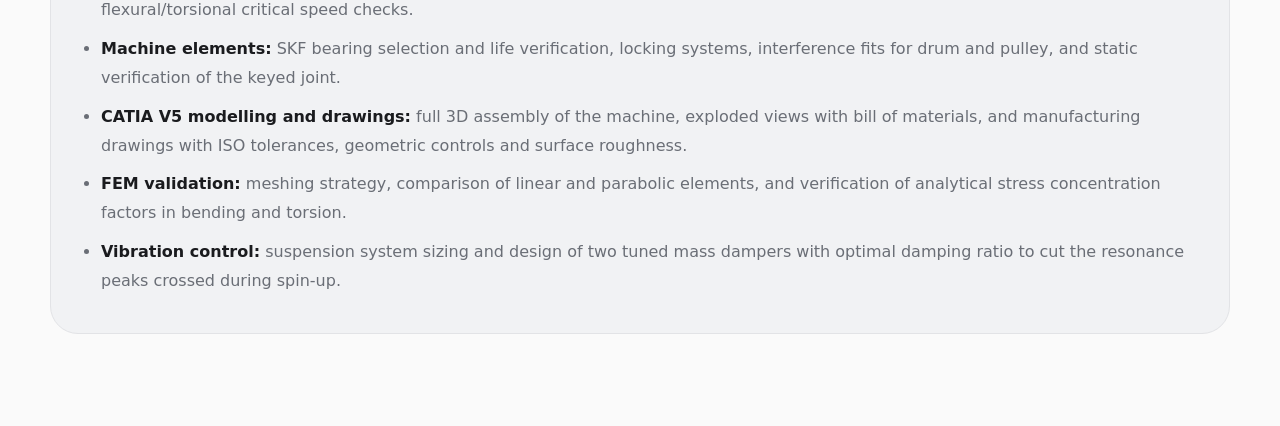
<file: washing-machine.html>
<!DOCTYPE html>
<html lang="en">
<head>
<script>
  // Follow the theme chosen on the main page (falls back to system preference)
  (function () {
    var stored = localStorage.getItem('theme');
    var dark = stored ? stored === 'dark' : window.matchMedia('(prefers-color-scheme: dark)').matches;
    if (dark) document.documentElement.setAttribute('data-theme', 'dark');
  })();
</script>

  <meta charset="UTF-8" />
  <meta name="viewport" content="width=device-width, initial-scale=1.0" />
  <title>Mechanical Design and Structural Dynamics of a Front-Loading Washing Machine</title>
  <style>
    :root {
      --bg: #fafafa;
      --panel: #f1f2f4;
      --text: #1a1b1e;
      --text-dim: #6a6e76;
      --accent: #146c7a;
      --border: #e2e3e6;
    }
    html[data-theme="dark"] {
      --bg: #121316;
      --panel: #1a1c20;
      --text: #eef0f2;
      --text-dim: #9195a0;
      --accent: #4fc2cf;
      --border: #2a2c31;
    }
    :root {
      font-family: Inter, system-ui, -apple-system, BlinkMacSystemFont, 'Segoe UI', sans-serif;
      color: var(--text);
      background: var(--bg);
    }
    * { box-sizing: border-box; }
    body {
      margin: 0;
      min-height: 100vh;
      background: var(--bg);
      color: var(--text);
    }
    a { color: inherit; text-decoration: none; }
    .page-wrap {
      width: min(1180px, calc(100% - 32px));
      margin: 0 auto;
      padding: 32px 0 64px;
    }
    .topbar {
      display: flex;
      justify-content: space-between;
      align-items: center;
      margin-bottom: 32px;
      font-size: 0.92rem;
      letter-spacing: 0.16em;
      text-transform: uppercase;
      color: var(--text-dim);
    }
    .topbar a { font-weight: 700; color: var(--text); }
    .gallery-top {
      display: grid;
      gap: 18px;
      margin-bottom: 32px;
    }
    .main-image {
      width: 100%;
      max-width: 760px;
      aspect-ratio: 16 / 9;
      margin: 0 auto;
      border-radius: 24px;
      overflow: hidden;
      border: 1px solid var(--border);
      background: var(--panel);
    }
    .main-image img {
      width: 100%;
      height: 100%;
      display: block;
      object-fit: contain;
      background: var(--panel);
    }
    .main-caption {
      margin-top: 14px;
      font-size: 0.95rem;
      color: var(--text-dim);
      text-align: center;
      max-width: 760px;
      margin-left: auto;
      margin-right: auto;
    }
    .thumb-strip {
      display: grid;
      grid-template-columns: repeat(auto-fit, minmax(72px, 1fr));
      gap: 10px;
    }
    .thumb {
      border-radius: 14px;
      overflow: hidden;
      cursor: pointer;
      border: 2px solid transparent;
      transition: border-color 0.2s ease, transform 0.2s ease;
      background: var(--bg);
      padding: 0;
      min-height: 88px;
    }
    .thumb.active,
    .thumb:hover {
      border-color: var(--text);
      transform: translateY(-2px);
    }
    .thumb img {
      width: 100%;
      height: 88px;
      object-fit: cover;
      display: block;
    }
    .project-header {
      display: grid;
      gap: 18px;
      margin-bottom: 24px;
      margin-top: 32px;
    }
    .project-title {
      margin: 0;
      font-size: clamp(2.4rem, 4vw, 3.2rem);
      line-height: 1.02;
      font-weight: 900;
    }
    .topic-grid {
      display: grid;
      grid-template-columns: repeat(2, minmax(0, 1fr));
      gap: 8px;
      margin-top: 0;
    }
    .topic-pill {
      display: inline-flex;
      align-items: center;
      justify-content: center;
      min-height: 32px;
      padding: 0 12px;
      border: 1px solid var(--border);
      border-radius: 12px;
      background: var(--panel);
      color: var(--text);
      font-weight: 700;
      letter-spacing: 0.02em;
      font-size: 0.8rem;
    }
    .project-block {
      display: grid;
      gap: 20px;
      padding: 28px 30px;
      border: 1px solid var(--border);
      border-radius: 28px;
      background: var(--panel);
      margin-bottom: 28px;
    }
    .project-block h2 {
      margin: 0;
      font-size: 0.95rem;
      text-transform: uppercase;
      letter-spacing: 0.14em;
      color: var(--text);
    }
    .project-block p,
    .project-block ul { margin: 0; color: var(--text-dim); font-size: 1rem; line-height: 1.8; }
    .project-block ul { padding-left: 20px; }
    .project-block li { margin-bottom: 10px; }
    .project-block li strong { color: var(--text); }
    @media (max-width: 820px) {
      .topic-grid { grid-template-columns: 1fr; }
    }
    @media (max-width: 620px) {
      .page-wrap { padding: 24px 16px 52px; }
      .project-title { font-size: 2.6rem; }
    }
      .topbar-right {
      display: flex;
      align-items: center;
      gap: 16px;
    }
    .theme-btn {
      width: 34px;
      height: 34px;
      display: inline-flex;
      align-items: center;
      justify-content: center;
      background: none;
      border: 1px solid var(--border);
      border-radius: 50%;
      font-size: 1.05rem;
      line-height: 1;
      padding: 0;
      cursor: pointer;
    }
    .theme-btn:hover { border-color: var(--accent); }
</style>
</head>
<body>
  <div class="page-wrap">
    <div class="topbar">
      <a href="index.html">← Back to portfolio</a>
      <span class="topbar-right"><span>Project details</span><button class="theme-btn" id="themeToggle" aria-label="Toggle light/dark theme"><span id="themeLabel">☀️</span></button></span>
    </div>

    <section class="project-header">
      <div>
        <h1 class="project-title">Mechanical Design and Structural Dynamics of a Front-Loading Washing Machine</h1>
        <div class="topic-grid">
          <div class="topic-pill">Rapid prototyping</div>
          <div class="topic-pill">Mechanical design</div>
          <div class="topic-pill">CATIA V5</div>
          <div class="topic-pill">Tuned mass dampers</div>
        </div>
      </div>
    </section>

    <section class="gallery-top">
      <div>
        <div class="main-image" id="mainImage">
          <img src="Files%20and%20projects/Mechanical%20Design%20and%20Structural%20Dynamics%20of%20a%20Front-Loading%20Washing%20Machine/Screenshot%202026-07-12%20at%203.51.55%E2%80%AFPM.png" alt="CATIA V5 model of the full washing machine assembly with drum, suspension system and motor.">
        </div>
        <div class="main-caption" id="mainCaption">CATIA V5 model of the full machine: drum group, suspension system and motor inside the cabinet.</div>
      </div>
      <div class="thumb-strip">
        <button class="thumb active" data-src="Files%20and%20projects/Mechanical%20Design%20and%20Structural%20Dynamics%20of%20a%20Front-Loading%20Washing%20Machine/Screenshot%202026-07-12%20at%203.51.55%E2%80%AFPM.png" data-caption="CATIA V5 model of the full machine: drum group, suspension system and motor inside the cabinet." aria-label="CATIA V5 model of the full machine.">
          <img src="Files%20and%20projects/Mechanical%20Design%20and%20Structural%20Dynamics%20of%20a%20Front-Loading%20Washing%20Machine/Screenshot%202026-07-12%20at%203.51.55%E2%80%AFPM.png" alt="CATIA V5 model of the full machine.">
        </button>
        <button class="thumb" data-src="Files%20and%20projects/Mechanical%20Design%20and%20Structural%20Dynamics%20of%20a%20Front-Loading%20Washing%20Machine/Screenshot%202026-07-12%20at%203.50.33%E2%80%AFPM.png" data-caption="Manufacturing drawing of the drum shaft with ISO tolerances, roughness and geometric controls." aria-label="Manufacturing drawing of the drum shaft.">
          <img src="Files%20and%20projects/Mechanical%20Design%20and%20Structural%20Dynamics%20of%20a%20Front-Loading%20Washing%20Machine/Screenshot%202026-07-12%20at%203.50.33%E2%80%AFPM.png" alt="Manufacturing drawing of the drum shaft.">
        </button>
        <button class="thumb" data-src="Files%20and%20projects/Mechanical%20Design%20and%20Structural%20Dynamics%20of%20a%20Front-Loading%20Washing%20Machine/Screenshot%202026-07-12%20at%203.51.17%E2%80%AFPM.png" data-caption="Exploded view of the shaft assembly with bill of materials: SKF bearings, spacer, seal, locknut, key and pulley." aria-label="Exploded view of the shaft assembly with bill of materials.">
          <img src="Files%20and%20projects/Mechanical%20Design%20and%20Structural%20Dynamics%20of%20a%20Front-Loading%20Washing%20Machine/Screenshot%202026-07-12%20at%203.51.17%E2%80%AFPM.png" alt="Exploded view of the shaft assembly with bill of materials.">
        </button>
        <button class="thumb" data-src="Files%20and%20projects/Mechanical%20Design%20and%20Structural%20Dynamics%20of%20a%20Front-Loading%20Washing%20Machine/Screenshot%202026-07-12%20at%203.52.48%E2%80%AFPM.png" data-caption="FEM analysis of the shaft: mesh and stress distribution used to validate the analytical stress concentration factors." aria-label="FEM analysis of the shaft.">
          <img src="Files%20and%20projects/Mechanical%20Design%20and%20Structural%20Dynamics%20of%20a%20Front-Loading%20Washing%20Machine/Screenshot%202026-07-12%20at%203.52.48%E2%80%AFPM.png" alt="FEM analysis of the shaft.">
        </button>
        <button class="thumb" data-src="Files%20and%20projects/Mechanical%20Design%20and%20Structural%20Dynamics%20of%20a%20Front-Loading%20Washing%20Machine/Screenshot%202026-07-12%20at%203.55.44%E2%80%AFPM.png" data-caption="Frequency response of the suspended drum with tuned mass dampers: the optimal damping ratio flattens both resonance peaks." aria-label="Frequency response with tuned mass dampers.">
          <img src="Files%20and%20projects/Mechanical%20Design%20and%20Structural%20Dynamics%20of%20a%20Front-Loading%20Washing%20Machine/Screenshot%202026-07-12%20at%203.55.44%E2%80%AFPM.png" alt="Frequency response with tuned mass dampers.">
        </button>
      </div>
    </section>

    <main>
      <section class="project-block">
        <h2>Project summary</h2>
        <p>Complete mechanical design of a 6&nbsp;kg front-loading washing machine, developed from market analysis to manufacturing drawings. Starting from the design specifications — 84×60×45&nbsp;cm cabinet, 40&nbsp;rpm wash cycle and 800&nbsp;rpm spin cycle — the loads generated by the eccentric laundry mass were defined and propagated through the whole drivetrain.</p>
        <p>The powertrain was sized end to end: required power and torque at the drum, selection of a 610&nbsp;W electric motor, and catalogue sizing of the Optibelt belt drive. The drum shaft was then designed and verified against static loads, fatigue, deflections and both flexural and torsional critical speeds, followed by the selection and verification of SKF bearings, locking systems, interference fits and the keyed pulley joint. The full machine was modelled in CATIA V5, producing exploded views and manufacturing drawings with ISO tolerances and surface roughness specifications, and the analytical stress results were validated with FEM analyses.</p>
        <p>Finally, the structural dynamics of the suspended drum group were studied: the spring–damper suspension system was sized to meet vibration targets during the spin cycle, and two tuned mass dampers (one per degree of freedom) were designed with optimal damping to flatten the resonance peaks of the frequency response.</p>
      </section>

      <section class="project-block">
        <h2>Key features</h2>
        <ul>
          <li><strong>End-to-end drivetrain sizing:</strong> load definition at the drum (6 kg load, eccentric mass at 800 rpm spin), power and torque requirements, 610 W motor selection and catalogue sizing of the belt transmission.</li>
          <li><strong>Shaft design and verification:</strong> preliminary sizing followed by static, fatigue, deflection (rotations and maximum displacement) and flexural/torsional critical speed checks.</li>
          <li><strong>Machine elements:</strong> SKF bearing selection and life verification, locking systems, interference fits for drum and pulley, and static verification of the keyed joint.</li>
          <li><strong>CATIA V5 modelling and drawings:</strong> full 3D assembly of the machine, exploded views with bill of materials, and manufacturing drawings with ISO tolerances, geometric controls and surface roughness.</li>
          <li><strong>FEM validation:</strong> meshing strategy, comparison of linear and parabolic elements, and verification of analytical stress concentration factors in bending and torsion.</li>
          <li><strong>Vibration control:</strong> suspension system sizing and design of two tuned mass dampers with optimal damping ratio to cut the resonance peaks crossed during spin-up.</li>
        </ul>
      </section>

  </main>
  </div>

  <script>
    const mainImage = document.querySelector('#mainImage img');
    const mainCaption = document.querySelector('#mainCaption');
    document.querySelectorAll('.thumb').forEach((thumb) => {
      thumb.addEventListener('click', () => {
        document.querySelectorAll('.thumb').forEach((item) => item.classList.remove('active'));
        thumb.classList.add('active');
        mainImage.src = thumb.dataset.src;
        mainCaption.textContent = thumb.dataset.caption || '';
      });
    });
  </script>
<script>
  (function () {
    var root = document.documentElement;
    var label = document.getElementById('themeLabel');
    function sync() {
      label.textContent = root.getAttribute('data-theme') === 'dark' ? '🌙' : '☀️';
    }
    sync();
    document.getElementById('themeToggle').addEventListener('click', function () {
      var next = root.getAttribute('data-theme') === 'dark' ? 'light' : 'dark';
      if (next === 'dark') root.setAttribute('data-theme', 'dark');
      else root.removeAttribute('data-theme');
      localStorage.setItem('theme', next);
      sync();
    });
  })();
</script>
</body>
</html>
</file>
